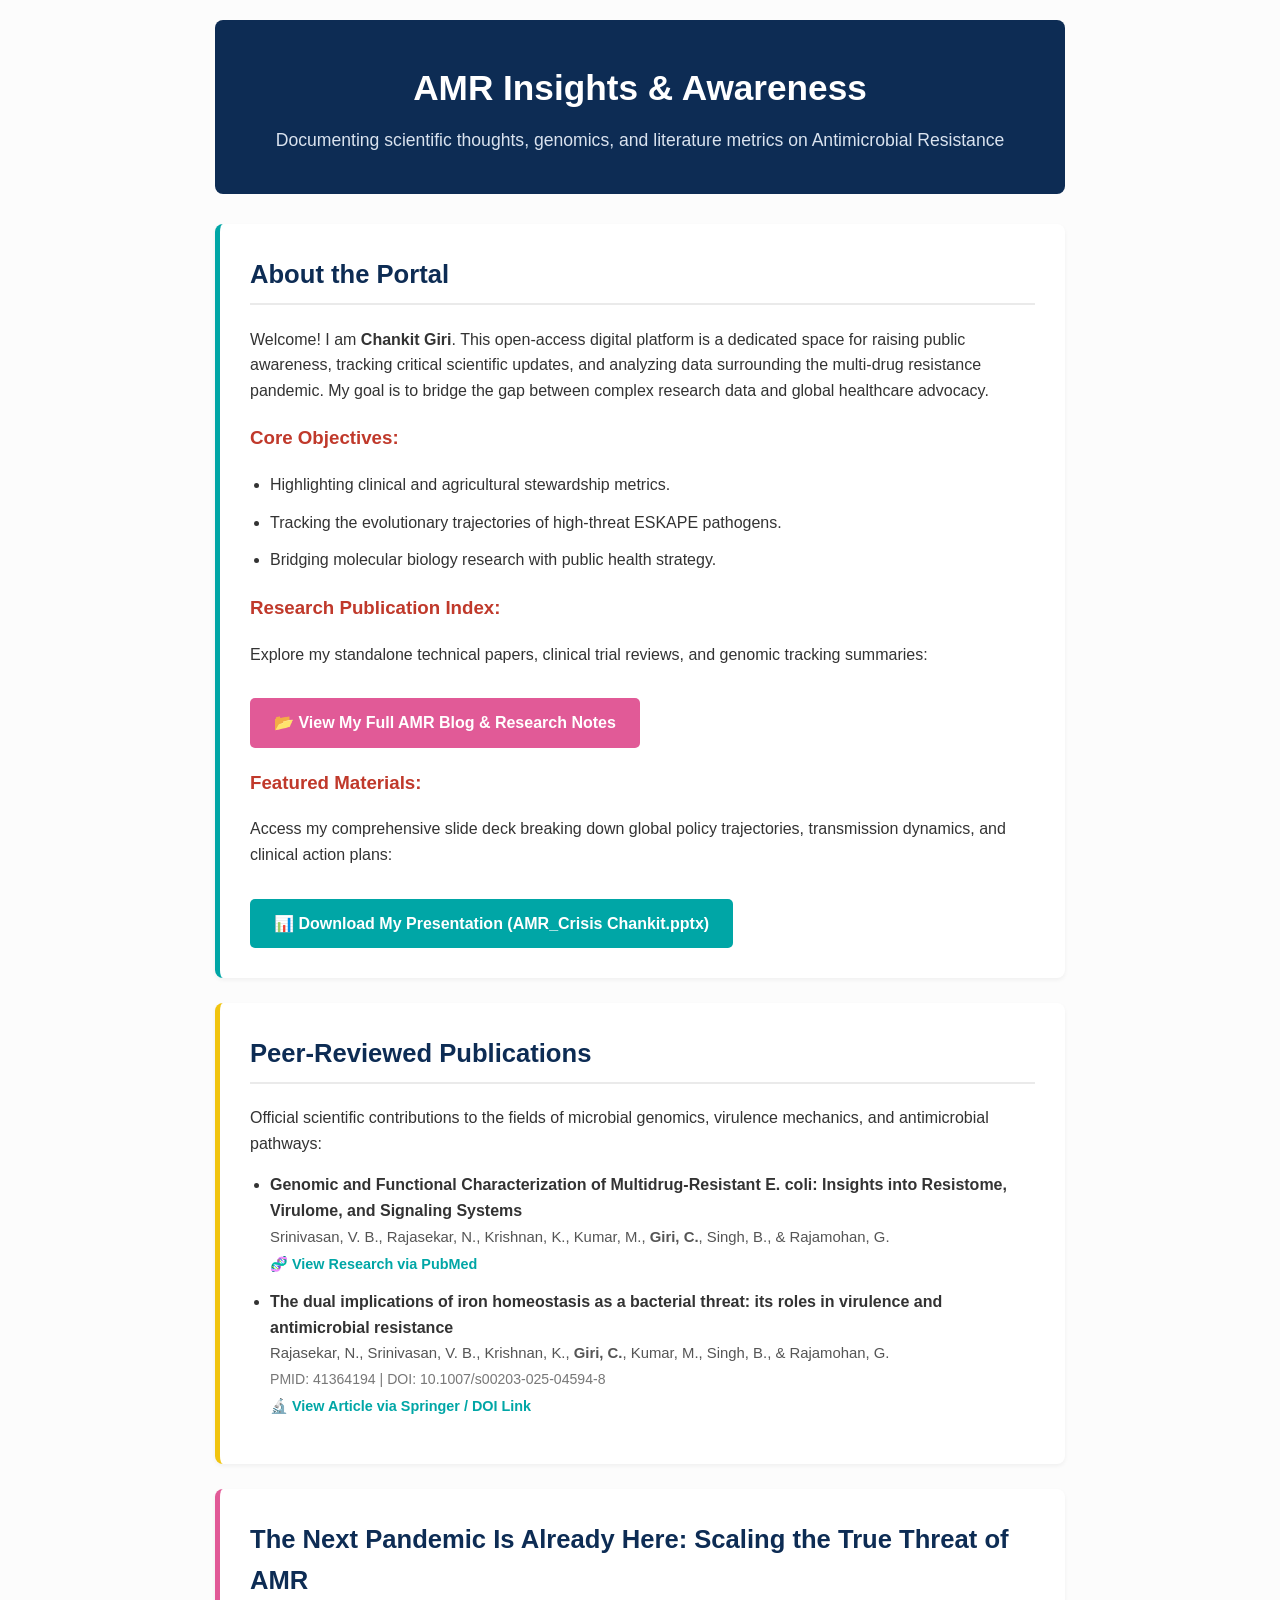
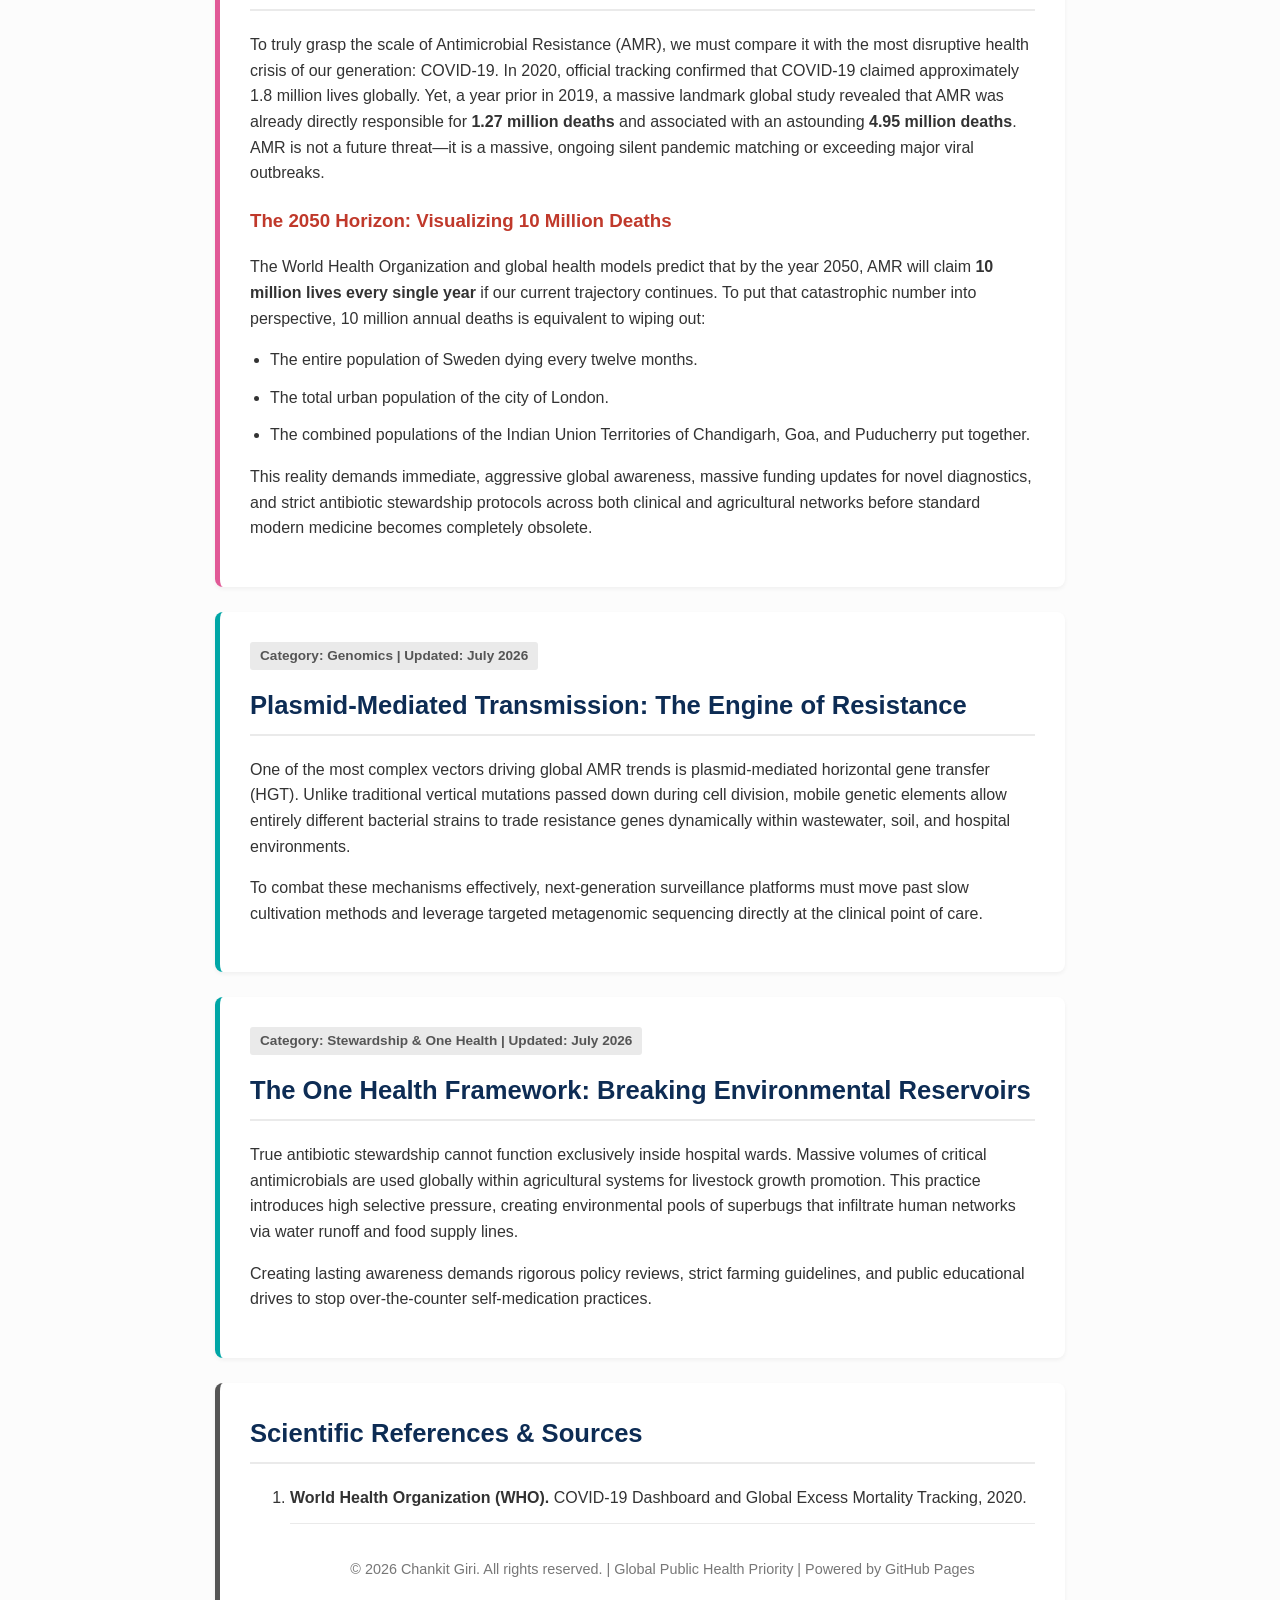
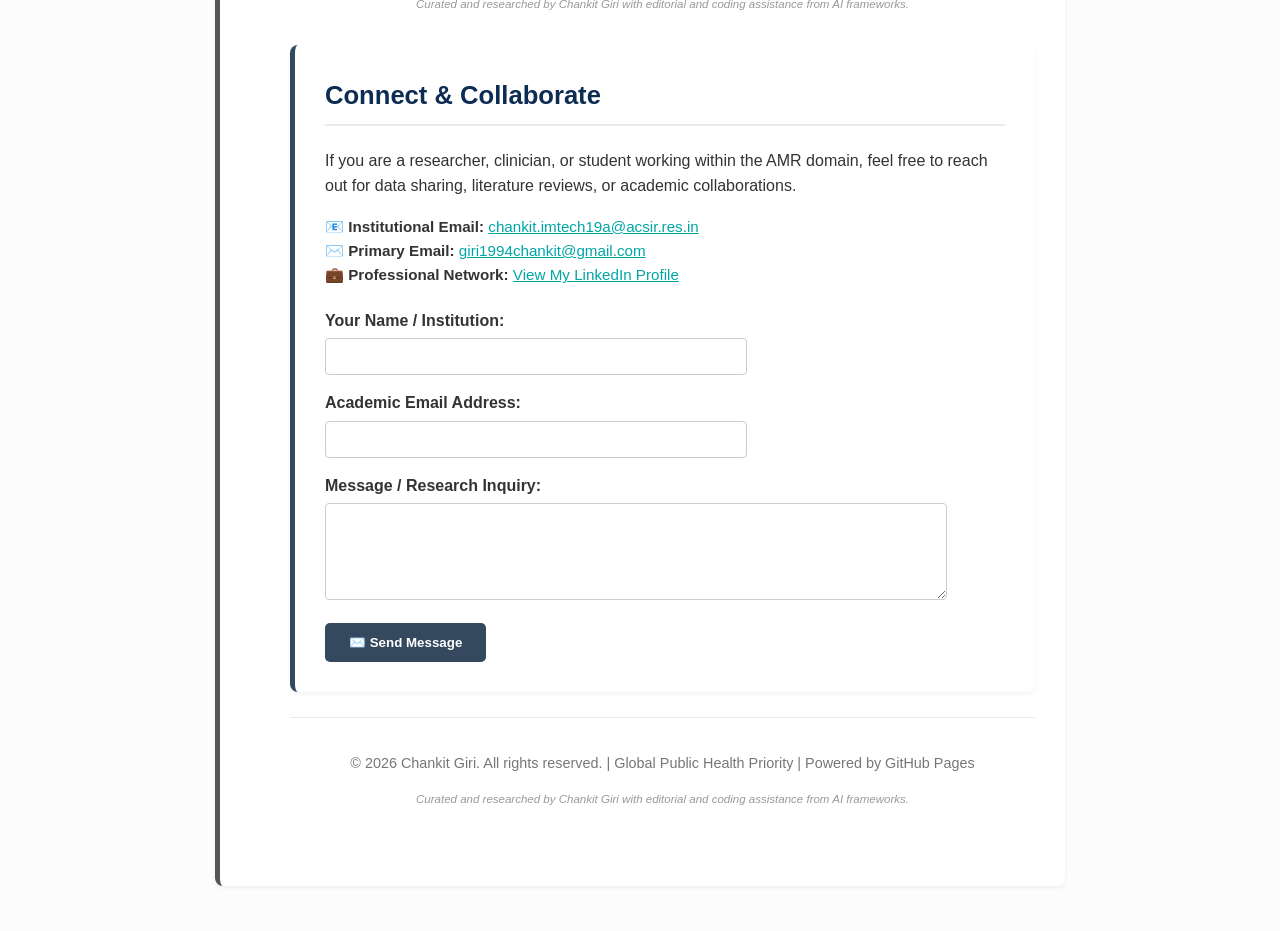
<file: index.html>
<!DOCTYPE html>
<html lang="en">
<head>
    <meta charset="UTF-8">
    <meta name="viewport" content="width=device-width, initial-scale=1.0">
    <title>AMR Insights & Awareness | Research Portal by Chankit</title>
    <style>
        body {
            font-family: 'Segoe UI', Tahoma, Geneva, Verdana, sans-serif;
            line-height: 1.6;
            color: #333;
            max-width: 850px;
            margin: 0 auto;
            padding: 20px;
            background-color: #fcfcfc;
        }
        header {
            background-color: #0d2c54;
            color: white;
            padding: 40px 30px;
            border-radius: 8px;
            margin-bottom: 30px;
            text-align: center;
        }
        header h1 {
            margin: 0 0 10px 0;
            font-size: 2.2em;
        }
        header p {
            margin: 0;
            font-size: 1.1em;
            color: #dae3ef;
        }
        .section {
            background: white;
            padding: 30px;
            margin-bottom: 25px;
            border-radius: 8px;
            box-shadow: 0 2px 4px rgba(0,0,0,0.05);
            border-left: 5px solid #00a6a6;
        }
        .section-alt {
            border-left: 5px solid #e15a97;
        }
        .section-pub {
            border-left: 5px solid #f1c40f;
        }
        h2 {
            color: #0d2c54;
            margin-top: 0;
            font-size: 1.6em;
            border-bottom: 2px solid #eaeaea;
            padding-bottom: 8px;
        }
        h3 {
            color: #c0392b;
            margin-top: 20px;
        }
        ul {
            padding-left: 20px;
        }
        li {
            margin-bottom: 12px;
        }
        .btn-download {
            display: inline-block;
            background-color: #00a6a6;
            color: white;
            text-decoration: none;
            padding: 12px 24px;
            border-radius: 5px;
            font-weight: bold;
            margin-top: 15px;
            transition: background 0.2s;
        }
        .btn-download:hover {
            background-color: #008484;
        }
        .btn-blog {
            display: inline-block;
            background-color: #e15a97;
            color: white;
            text-decoration: none;
            padding: 12px 24px;
            border-radius: 5px;
            font-weight: bold;
            margin-top: 15px;
            transition: background 0.2s;
        }
        .btn-blog:hover {
            background-color: #b84377;
        }
        .meta-tag {
            display: inline-block;
            background: #eaeaea;
            padding: 3px 10px;
            border-radius: 3px;
            font-size: 0.85em;
            color: #555;
            margin-bottom: 15px;
            font-weight: bold;
        }
        .pub-link {
            display: inline-block;
            color: #00a6a6;
            text-decoration: none;
            font-weight: bold;
            font-size: 0.9em;
            margin-top: 4px;
        }
        .pub-link:hover {
            text-decoration: underline;
        }
        footer {
            text-align: center;
            margin-top: 5px;
            padding: 20px;
            font-size: 0.9em;
            color: #777;
            border-top: 1px solid #eaeaea;
        }
    </style>
</head>
<body>

    <header>
        <h1>AMR Insights & Awareness</h1>
        <p>Documenting scientific thoughts, genomics, and literature metrics on Antimicrobial Resistance</p>
    </header>

    <!-- SECTION 1: ABOUT & WELCOME -->
    <div class="section">
        <h2>About the Portal</h2>
        <p>Welcome! I am <strong>Chankit Giri</strong>. This open-access digital platform is a dedicated space for raising public awareness, tracking critical scientific updates, and analyzing data surrounding the multi-drug resistance pandemic. My goal is to bridge the gap between complex research data and global healthcare advocacy.</p>
        
        <h3>Core Objectives:</h3>
        <ul>
            <li>Highlighting clinical and agricultural stewardship metrics.</li>
            <li>Tracking the evolutionary trajectories of high-threat ESKAPE pathogens.</li>
            <li>Bridging molecular biology research with public health strategy.</li>
        </ul>

        <h3>Research Publication Index:</h3>
        <p>Explore my standalone technical papers, clinical trial reviews, and genomic tracking summaries:</p>
        <a href="blog.html" class="btn-blog">📂 View My Full AMR Blog & Research Notes</a>

        <h3>Featured Materials:</h3>
        <p>Access my comprehensive slide deck breaking down global policy trajectories, transmission dynamics, and clinical action plans:</p>
        <a href="AMR_Crisis%20Chankit.pptx" download class="btn-download">📊 Download My Presentation (AMR_Crisis Chankit.pptx)</a>
    </div>

    <!-- NEW SECTION: PEER-REVIEWED PUBLICATIONS -->
    <div class="section section-pub">
        <h2>Peer-Reviewed Publications</h2>
        <p>Official scientific contributions to the fields of microbial genomics, virulence mechanics, and antimicrobial pathways:</p>
        <ul>
            <li>
                <strong>Genomic and Functional Characterization of Multidrug-Resistant E. coli: Insights into Resistome, Virulome, and Signaling Systems</strong><br>
                <span style="font-size: 0.93em; color: #555;">Srinivasan, V. B., Rajasekar, N., Krishnan, K., Kumar, M., <strong>Giri, C.</strong>, Singh, B., & Rajamohan, G.</span><br>
                <a href="https://nih.gov" target="_blank" class="pub-link">🧬 View Research via PubMed</a>
            </li>
            <li>
                <strong>The dual implications of iron homeostasis as a bacterial threat: its roles in virulence and antimicrobial resistance</strong><br>
                <span style="font-size: 0.93em; color: #555;">Rajasekar, N., Srinivasan, V. B., Krishnan, K., <strong>Giri, C.</strong>, Kumar, M., Singh, B., & Rajamohan, G.</span><br>
                <span style="font-size: 0.88em; color: #777; display: block; margin-top: 2px;">PMID: 41364194 | DOI: 10.1007/s00203-025-04594-8</span>
                <a href="https://doi.org" target="_blank" class="pub-link">🔬 View Article via Springer / DOI Link</a>
            </li>
        </ul>
    </div>

    <!-- SECTION 2: THE MACRO THREAT -->
    <div class="section section-alt">
        <h2>The Next Pandemic Is Already Here: Scaling the True Threat of AMR</h2>
        <p>To truly grasp the scale of Antimicrobial Resistance (AMR), we must compare it with the most disruptive health crisis of our generation: COVID-19. In 2020, official tracking confirmed that COVID-19 claimed approximately 1.8 million lives globally. Yet, a year prior in 2019, a massive landmark global study revealed that AMR was already directly responsible for <strong>1.27 million deaths</strong> and associated with an astounding <strong>4.95 million deaths</strong>. AMR is not a future threat—it is a massive, ongoing silent pandemic matching or exceeding major viral outbreaks.</p>

        <h3>The 2050 Horizon: Visualizing 10 Million Deaths</h3>
        <p>The World Health Organization and global health models predict that by the year 2050, AMR will claim <strong>10 million lives every single year</strong> if our current trajectory continues. To put that catastrophic number into perspective, 10 million annual deaths is equivalent to wiping out:</p>
        <ul>
            <li>The entire population of Sweden dying every twelve months.</li>
            <li>The total urban population of the city of London.</li>
            <li>The combined populations of the Indian Union Territories of Chandigarh, Goa, and Puducherry put together.</li>
        </ul>
        <p>This reality demands immediate, aggressive global awareness, massive funding updates for novel diagnostics, and strict antibiotic stewardship protocols across both clinical and agricultural networks before standard modern medicine becomes completely obsolete.</p>
    </div>

    <!-- SECTION 3: GENOMICS RESEARCH -->
    <div class="section">
        <span class="meta-tag">Category: Genomics | Updated: July 2026</span>
        <h2>Plasmid-Mediated Transmission: The Engine of Resistance</h2>
        <p>One of the most complex vectors driving global AMR trends is plasmid-mediated horizontal gene transfer (HGT). Unlike traditional vertical mutations passed down during cell division, mobile genetic elements allow entirely different bacterial strains to trade resistance genes dynamically within wastewater, soil, and hospital environments.</p>
        <p>To combat these mechanisms effectively, next-generation surveillance platforms must move past slow cultivation methods and leverage targeted metagenomic sequencing directly at the clinical point of care.</p>
    </div>

    <!-- SECTION 4: ONE HEALTH -->
    <div class="section">
        <span class="meta-tag">Category: Stewardship & One Health | Updated: July 2026</span>
        <h2>The One Health Framework: Breaking Environmental Reservoirs</h2>
        <p>True antibiotic stewardship cannot function exclusively inside hospital wards. Massive volumes of critical antimicrobials are used globally within agricultural systems for livestock growth promotion. This practice introduces high selective pressure, creating environmental pools of superbugs that infiltrate human networks via water runoff and food supply lines.</p>
        <p>Creating lasting awareness demands rigorous policy reviews, strict farming guidelines, and public educational drives to stop over-the-counter self-medication practices.</p>
    </div>

    <!-- SECTION 5: REFERENCES -->
    <div class="section" style="border-left: 5px solid #555;">
        <h2>Scientific References & Sources</h2>
        <ol>
            <li><strong>World Health Organization (WHO).</strong> COVID-19 Dashboard and Global Excess Mortality Tracking, 2020.</li>
    <footer>
        <p>&copy; 2026 Chankit Giri. All rights reserved. | Global Public Health Priority | Powered by GitHub Pages</p>
        <p style="font-size: 0.8em; color: #999; margin-top: 5px; font-style: italic;">Curated and researched by Chankit Giri with editorial and coding assistance from AI frameworks.</p>
    </footer>
    <!-- UPDATED SECTION: PERSONALIZED ACADEMIC CONTACT FORM -->
    <div class="section" style="border-left: 5px solid #34495e;">
        <h2>Connect & Collaborate</h2>
        <p>If you are a researcher, clinician, or student working within the AMR domain, feel free to reach out for data sharing, literature reviews, or academic collaborations.</p>
        
        <p style="margin-top: 10px; font-size: 0.95em;">
            📧 <strong>Institutional Email:</strong> <a href="mailto:chankit.imtech19a@acsir.re.in" style="color: #00a6a6;">chankit.imtech19a@acsir.res.in</a><br>
            ✉️ <strong>Primary Email:</strong> <a href="mailto:giri1994chankit@gmail.com" style="color: #00a6a6;">giri1994chankit@gmail.com</a><br>
            💼 <strong>Professional Network:</strong> <a href="https://linkedin.com" target="_blank" style="color: #00a6a6;">View My LinkedIn Profile</a>
        </p>

        <form action="https://formspree.io" method="POST" style="margin-top: 20px;">
            <div style="margin-bottom: 15px;">
                <label style="display: block; font-weight: bold; margin-bottom: 5px;">Your Name / Institution:</label>
                <input type="text" name="name" required style="width: 100%; max-width: 400px; padding: 10px; border: 1px solid #ccc; border-radius: 4px;">
            </div>
            <div style="margin-bottom: 15px;">
                <label style="display: block; font-weight: bold; margin-bottom: 5px;">Academic Email Address:</label>
                <input type="email" name="_replyto" required style="width: 100%; max-width: 400px; padding: 10px; border: 1px solid #ccc; border-radius: 4px;">
            </div>
            <div style="margin-bottom: 15px;">
                <label style="display: block; font-weight: bold; margin-bottom: 5px;">Message / Research Inquiry:</label>
                <textarea name="message" rows="5" required style="width: 100%; max-width: 600px; padding: 10px; border: 1px solid #ccc; border-radius: 4px; font-family: inherit;"></textarea>
            </div>
            <button type="submit" style="background-color: #34495e; color: white; border: none; padding: 12px 24px; border-radius: 5px; font-weight: bold; cursor: pointer;">✉️ Send Message</button>
        </form>
    </div>

    <footer>
        <p>&copy; 2026 Chankit Giri. All rights reserved. | Global Public Health Priority | Powered by GitHub Pages</p>
        <p style="font-size: 0.8em; color: #999; margin-top: 5px; font-style: italic;">Curated and researched by Chankit Giri with editorial and coding assistance from AI frameworks.</p>
    </footer>
</file>
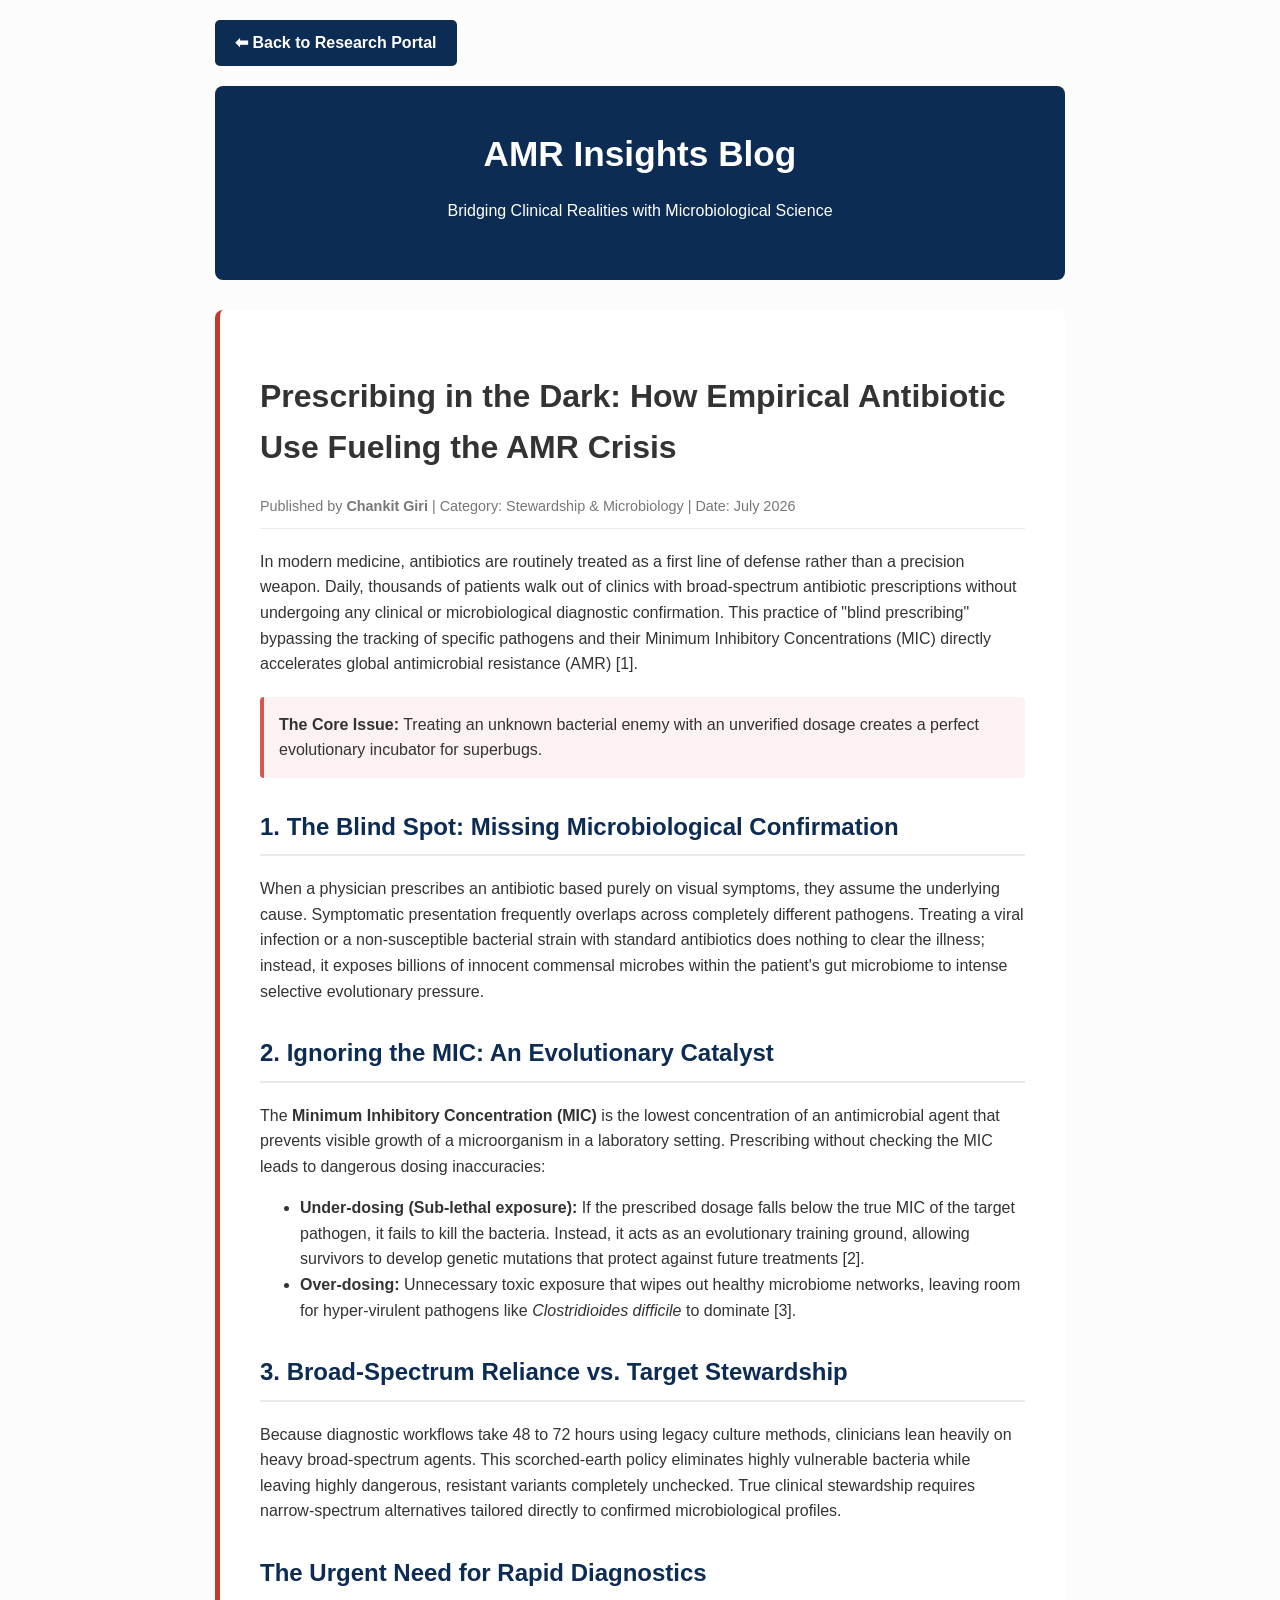
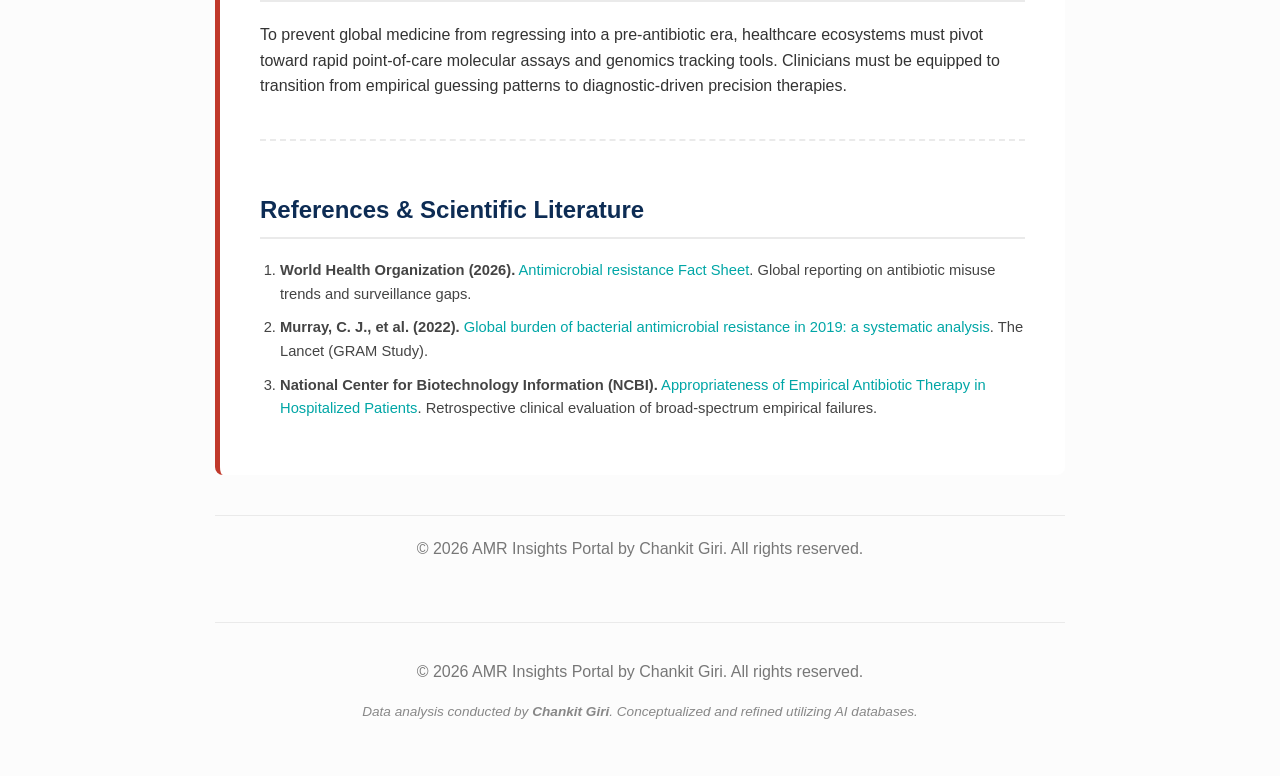
<file: blog-amr-prescription.html>
<!DOCTYPE html>
<html lang="en">
<head>
    <meta charset="UTF-8">
    <meta name="viewport" content="width=device-width, initial-scale=1.0">
    <title>The Danger of Blind Prescribing | AMR Insights by Chankit</title>
    
    <style>
        body {
            font-family: 'Segoe UI', Tahoma, Geneva, Verdana, sans-serif;
            line-height: 1.6;
            color: #333;
            max-width: 850px;
            margin: 0 auto;
            padding: 20px;
            background-color: #fcfcfc;
        }
        
        header {
            background-color: #0d2c54;
            color: white;
            padding: 40px 30px;
            border-radius: 8px;
            margin-bottom: 30px;
            text-align: center;
        }
        
        header h1 {
            margin: 0 0 10px 0;
            font-size: 2.2em;
        }
        
        .nav-link {
            color: #dae3ef;
            text-decoration: none;
            font-weight: bold;
        }
        
        .nav-link:hover {
            text-decoration: underline;
        }
        
        .post-container {
            background: white;
            padding: 40px;
            border-radius: 8px;
            box-shadow: 0 2px 4 rgba(0,0,0,0.05);
            border-left: 5px solid #c0392b;
        }
        
        .meta {
            font-size: 0.9em;
            color: #777;
            margin-bottom: 20px;
            border-bottom: 1px solid #eaeaea;
            padding-bottom: 10px;
        }
        
        h2 {
            color: #0d2c54;
            margin-top: 30px;
            font-size: 1.5em;
            border-bottom: 2px solid #eaeaea;
            padding-bottom: 8px;
        }
        
        .highlight-box {
            background-color: #fdf2f2;
            border-left: 4px solid #d9534f;
            padding: 15px;
            margin: 20px 0;
            border-radius: 4px;
        }
        
        .btn-back {
            display: inline-block;
            background-color: #0d2c54;
            color: white;
            text-decoration: none;
            padding: 10px 20px;
            border-radius: 5px;
            margin-bottom: 20px;
            font-weight: bold;
        }
        
        .btn-back:hover {
            background-color: #081d36;
        }

        .reference-section {
            margin-top: 40px;
            padding-top: 20px;
            border-top: 2px dashed #eaeaea;
        }

        .reference-list {
            padding-left: 20px;
            font-size: 0.92em;
            color: #444;
        }

        .reference-list li {
            margin-bottom: 10px;
        }

        .ref-link {
            color: #00a6a6;
            text-decoration: none;
        }

        .ref-link:hover {
            text-decoration: underline;
        }
        
        footer {
            text-align: center; 
            margin-top: 40px; 
            padding: 20px; 
            color: #777; 
            border-top: 1px solid #eaeaea;
        }
    </style>
</head>
<body>

    <!-- NAVIGATION BUTTON -->
    <a href="index.html" class="btn-back">⬅ Back to Research Portal</a>

    <!-- BLOG HEADER -->
    <header>
        <h1>AMR Insights Blog</h1>
        <p>Bridging Clinical Realities with Microbiological Science</p>
    </header>

    <!-- MAIN POST CONTAINER -->
    <div class="post-container">
        <h1>Prescribing in the Dark: How Empirical Antibiotic Use Fueling the AMR Crisis</h1>
        
        <div class="meta">
            Published by <strong>Chankit Giri</strong> | Category: Stewardship & Microbiology | Date: July 2026
        </div>

        <p>In modern medicine, antibiotics are routinely treated as a first line of defense rather than a precision weapon. Daily, thousands of patients walk out of clinics with broad-spectrum antibiotic prescriptions without undergoing any clinical or microbiological diagnostic confirmation. This practice of "blind prescribing" bypassing the tracking of specific pathogens and their Minimum Inhibitory Concentrations (MIC) directly accelerates global antimicrobial resistance (AMR) [1].</p>

        <div class="highlight-box">
            <strong>The Core Issue:</strong> Treating an unknown bacterial enemy with an unverified dosage creates a perfect evolutionary incubator for superbugs.
        </div>

        <h2>1. The Blind Spot: Missing Microbiological Confirmation</h2>
        <p>When a physician prescribes an antibiotic based purely on visual symptoms, they assume the underlying cause. Symptomatic presentation frequently overlaps across completely different pathogens. Treating a viral infection or a non-susceptible bacterial strain with standard antibiotics does nothing to clear the illness; instead, it exposes billions of innocent commensal microbes within the patient's gut microbiome to intense selective evolutionary pressure.</p>

        <h2>2. Ignoring the MIC: An Evolutionary Catalyst</h2>
        <p>The <strong>Minimum Inhibitory Concentration (MIC)</strong> is the lowest concentration of an antimicrobial agent that prevents visible growth of a microorganism in a laboratory setting. Prescribing without checking the MIC leads to dangerous dosing inaccuracies:</p>
        <ul>
            <li>
                <strong>Under-dosing (Sub-lethal exposure):</strong> If the prescribed dosage falls below the true MIC of the target pathogen, it fails to kill the bacteria. Instead, it acts as an evolutionary training ground, allowing survivors to develop genetic mutations that protect against future treatments [2].
            </li>
            <li>
                <strong>Over-dosing:</strong> Unnecessary toxic exposure that wipes out healthy microbiome networks, leaving room for hyper-virulent pathogens like <i>Clostridioides difficile</i> to dominate [3].
            </li>
        </ul>

        <h2>3. Broad-Spectrum Reliance vs. Target Stewardship</h2>
        <p>Because diagnostic workflows take 48 to 72 hours using legacy culture methods, clinicians lean heavily on heavy broad-spectrum agents. This scorched-earth policy eliminates highly vulnerable bacteria while leaving highly dangerous, resistant variants completely unchecked. True clinical stewardship requires narrow-spectrum alternatives tailored directly to confirmed microbiological profiles.</p>

        <h2>The Urgent Need for Rapid Diagnostics</h2>
        <p>To prevent global medicine from regressing into a pre-antibiotic era, healthcare ecosystems must pivot toward rapid point-of-care molecular assays and genomics tracking tools. Clinicians must be equipped to transition from empirical guessing patterns to diagnostic-driven precision therapies.</p>

        <!-- SCIENTIFIC REFERENCES INDEX -->
        <div class="reference-section">
            <h2>References & Scientific Literature</h2>
            <ol class="reference-list">
                <li>
                    <strong>World Health Organization (2026).</strong> 
                    <a class="ref-link" href="https://www.who.int/news-room/fact-sheets/detail/antimicrobial-resistance" target="_blank">Antimicrobial resistance Fact Sheet</a>. Global reporting on antibiotic misuse trends and surveillance gaps.
                </li>
                <li>
                    <strong>Murray, C. J., et al. (2022).</strong> 
                    <a class="ref-link" href="https://www.thelancet.com/journals/lancet/article/PIIS0140-6736(21)02724-0/fulltext" target="_blank">Global burden of bacterial antimicrobial resistance in 2019: a systematic analysis</a>. The Lancet (GRAM Study).
                </li>
                <li>
                    <strong>National Center for Biotechnology Information (NCBI).</strong> 
                    <a class="ref-link" href="https://pmc.ncbi.nlm.nih.gov/articles/PMC10350404/" target="_blank">Appropriateness of Empirical Antibiotic Therapy in Hospitalized Patients</a>. Retrospective clinical evaluation of broad-spectrum empirical failures.
                </li>
            </ol>
        </div>
    </div>

    <!-- SITE FOOTER -->
    <footer>
        &copy; 2026 AMR Insights Portal by Chankit Giri. All rights reserved.
    </footer>

</body>
</html>
    <!-- SITE FOOTER -->
    <footer>
        <p>&copy; 2026 AMR Insights Portal by Chankit Giri. All rights reserved.</p>
        <p style="font-size: 0.85em; color: #888; margin-top: 5px; font-style: italic;">
            Data analysis conducted by <strong>Chankit Giri</strong>. Conceptualized and refined utilizing AI databases.
        </p>
    </footer>
</file>
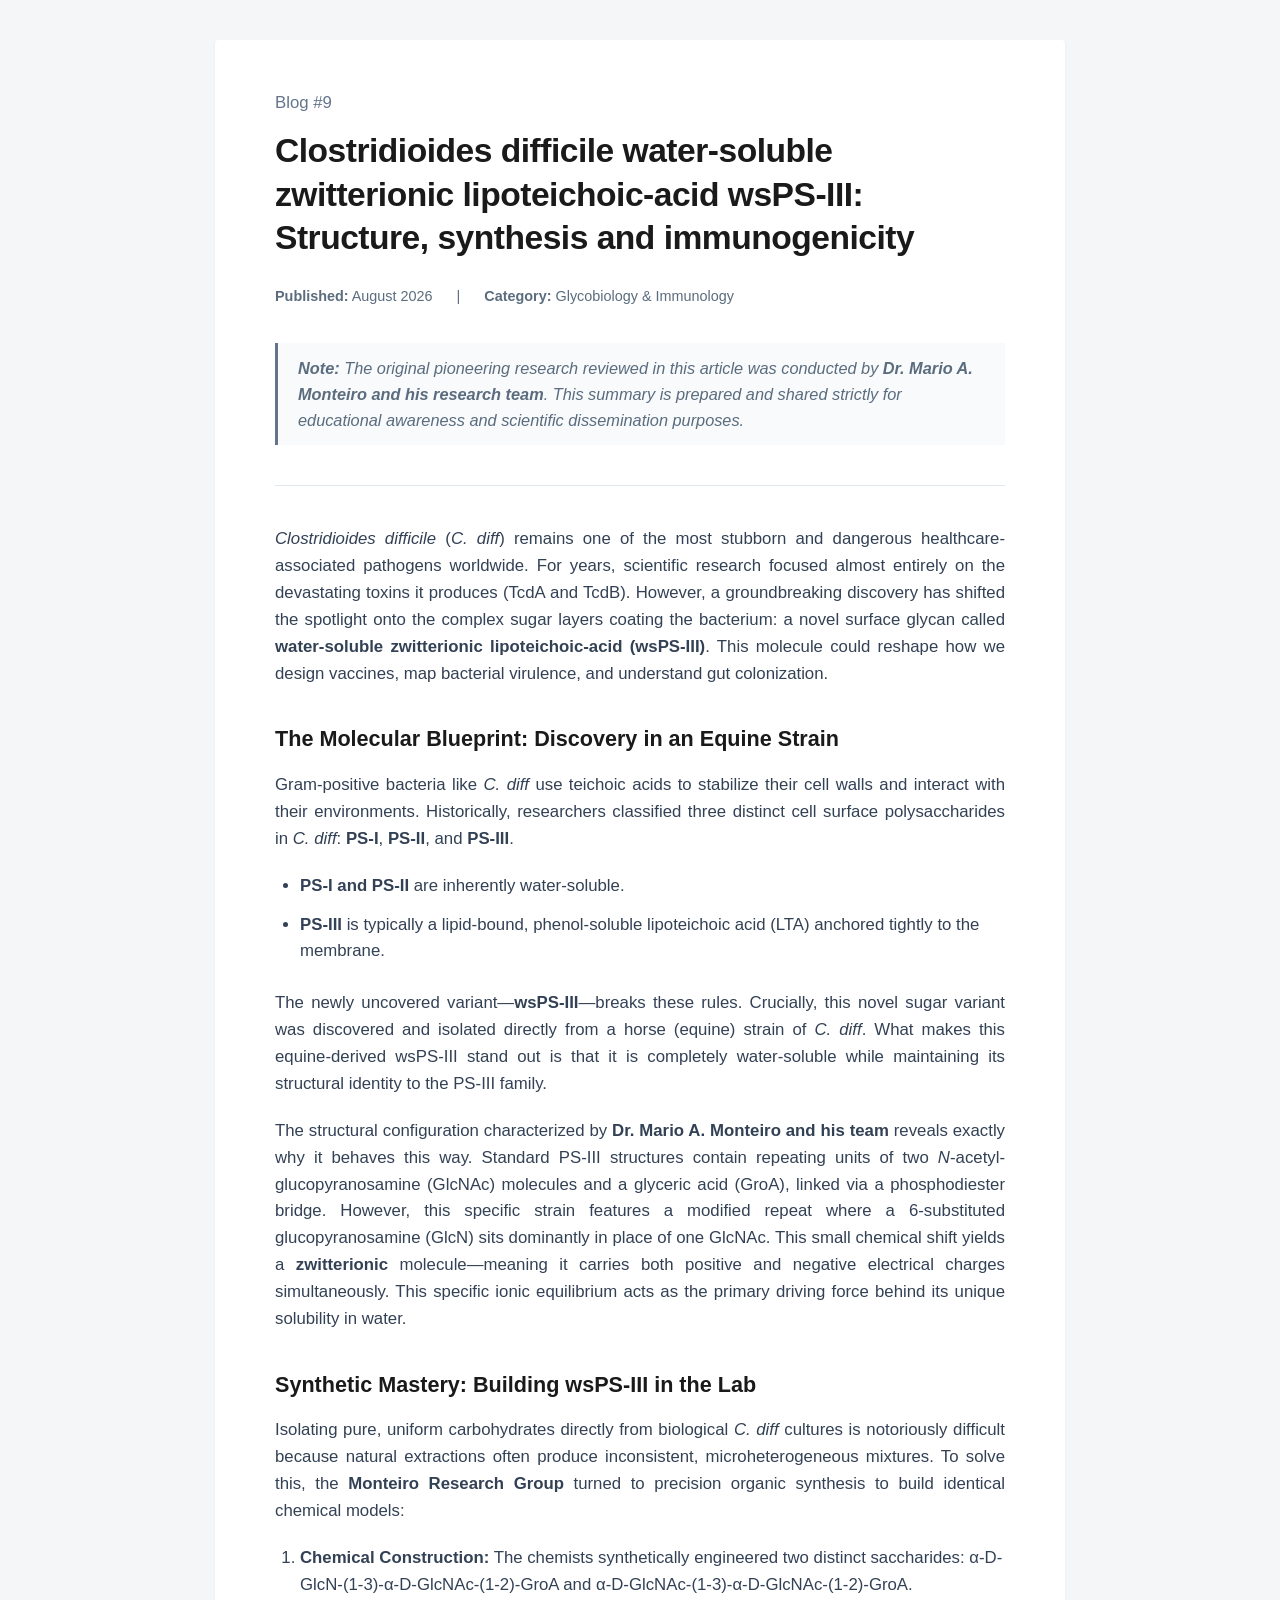
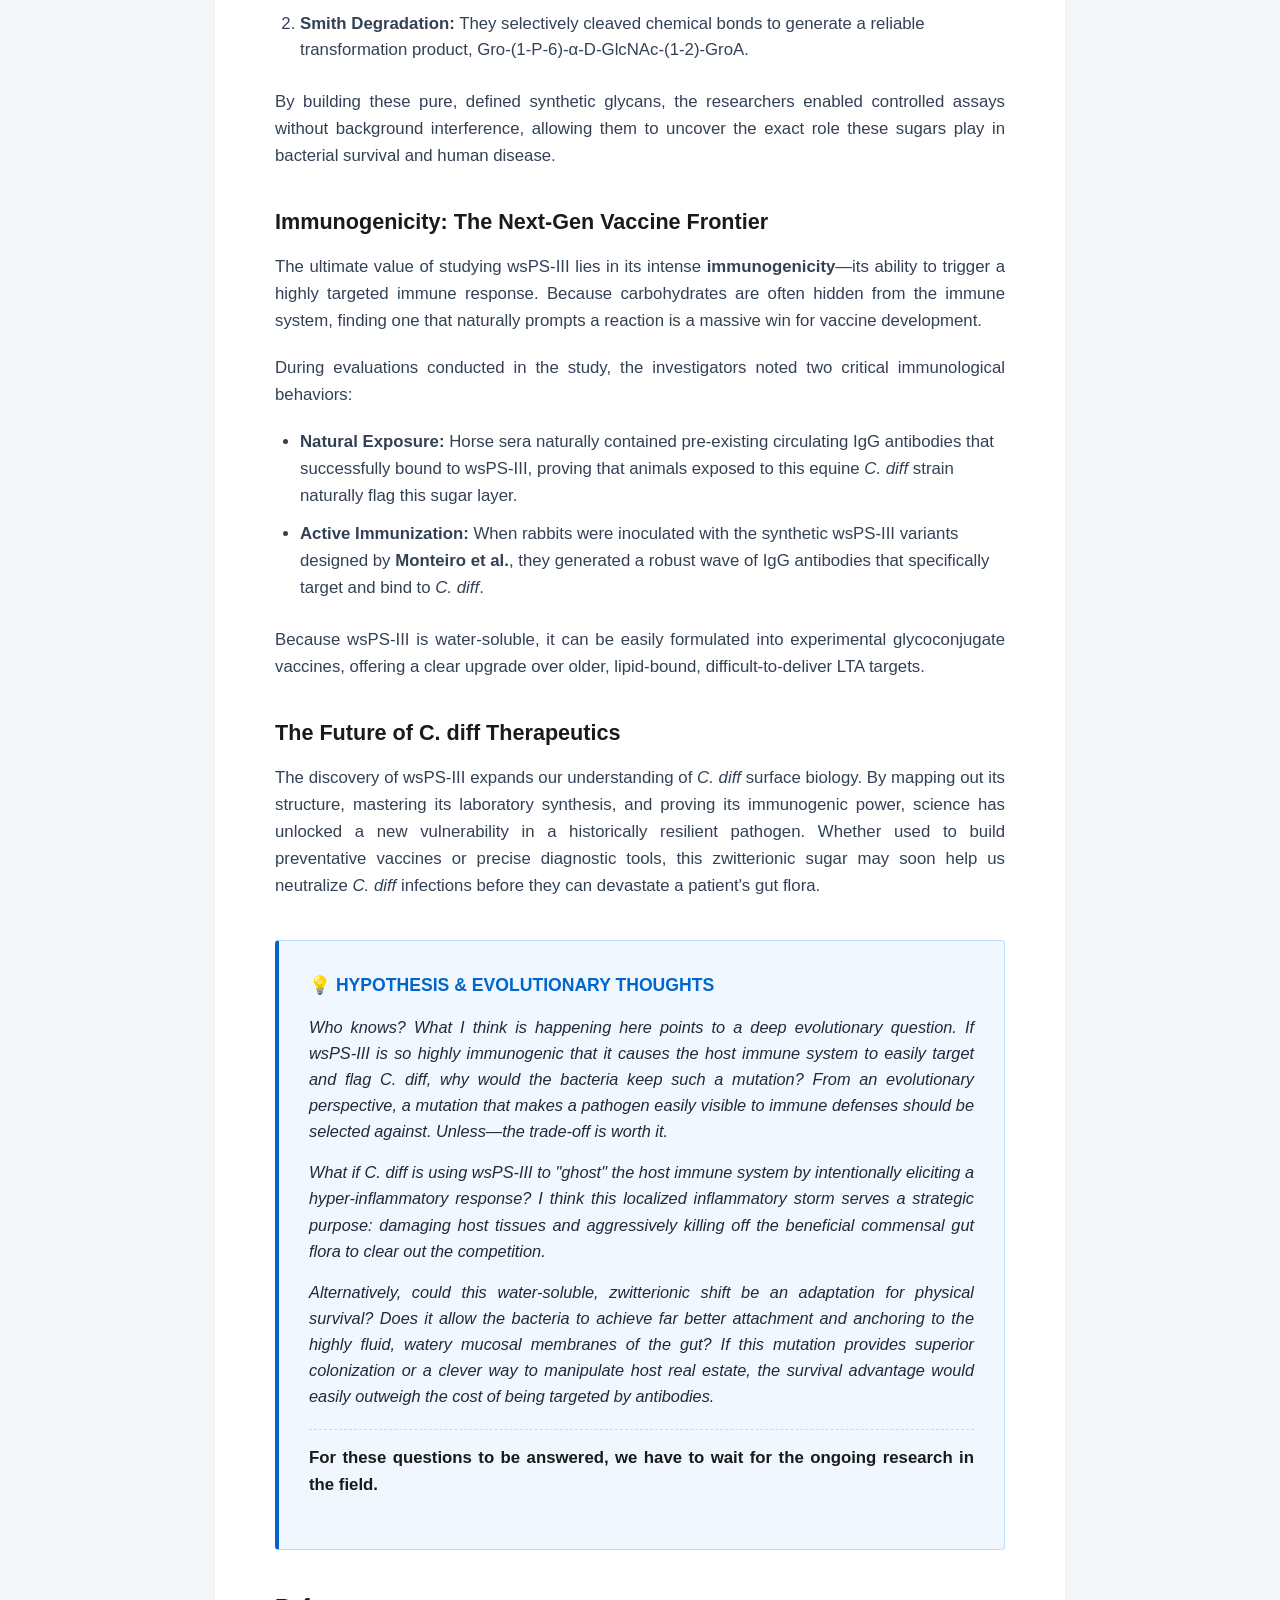
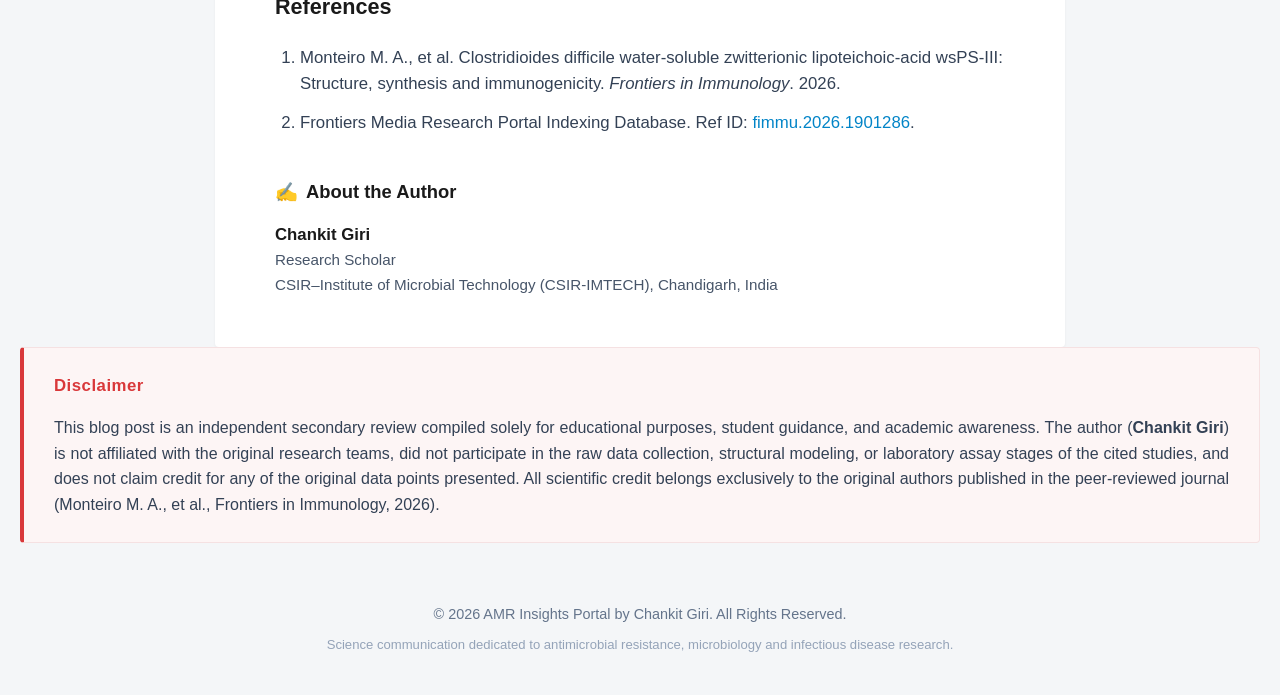
<file: post-C.difficle-PSIII.html>
<!DOCTYPE html>
<html lang="en">
<head>
    <meta charset="UTF-8">
    <meta name="viewport" content="width=device-width, initial-scale=1.0">
    <title>Cracking the Bacterial Sugar Code: C. diff’s wsPS-III</title>
    <style>
        :root {
            --bg-color: #f4f6f8;
            --card-bg: #ffffff;
            --text-color: #2c3e50;
            --primary-black: #1a1a1a;
            --muted-gray: #5a6c7d;
            --accent-red: #d9383a;
            --box-bg-pink: #fdf5f5;
            --box-border-pink: #f5e1e2;
            --line-color: #e2e8f0;
        }

        * {
            box-sizing: border-box;
            margin: 0;
            padding: 0;
        }

        body {
            font-family: -apple-system, BlinkMacSystemFont, "Segoe UI", Roboto, Helvetica, Arial, sans-serif;
            background-color: var(--bg-color);
            color: var(--text-color);
            line-height: 1.6;
            padding: 40px 20px;
        }

        .blog-container {
            max-width: 850px;
            margin: 0 auto;
            background-color: var(--card-bg);
            padding: 50px 60px;
            border-radius: 4px;
            box-shadow: 0 1px 3px rgba(0, 0, 0, 0.05);
        }

        /* Clean Header Formatting */
        header.clean-blog-header {
            background: none !important;
            padding: 0 !important;
            margin-bottom: 35px;
        }

        .blog-number-tag {
            font-size: 1.05rem;
            color: #64748b;
            font-weight: 500;
            margin-bottom: 12px;
            display: block;
        }

        h1.blog-title {
            font-size: 2.1rem;
            color: var(--primary-black) !important;
            line-height: 1.3;
            font-weight: 700;
            margin-bottom: 25px;
            letter-spacing: -0.5px;
        }

        .meta-strip {
            font-size: 0.9rem;
            color: var(--muted-gray);
        }

        .meta-strip span {
            margin-right: 20px;
        }

        /* Content Blocks */
        h3.section-heading {
            font-size: 1.35rem;
            color: var(--primary-black);
            margin: 35px 0 15px 0;
            font-weight: 600;
        }

        p {
            font-size: 1.05rem;
            margin-bottom: 20px;
            color: #334155;
            text-align: justify;
        }

        .intro-awareness-note {
            font-size: 1.02rem;
            font-style: italic;
            color: var(--muted-gray);
            background-color: #f8fafc;
            border-left: 3px solid #64748b;
            padding: 12px 20px;
            margin-bottom: 25px;
        }

        ul, ol {
            margin-bottom: 25px;
            padding-left: 25px;
        }

        li {
            font-size: 1.05rem;
            margin-bottom: 12px;
            color: #334155;
        }

        a {
            color: #0284c7;
            text-decoration: none;
        }

        a:hover {
            text-decoration: underline;
        }

        hr {
            border: 0;
            height: 1px;
            background-color: var(--line-color);
            margin: 40px 0;
        }

        /* Hypothesis Blue Highlight Box Layout */
        .hypothesis-box {
            background-color: #f0f7ff;
            border: 1px solid #bcdcff;
            border-left: 4px solid #0066cc;
            padding: 30px;
            margin: 40px 0;
            border-radius: 4px;
        }

        .hypothesis-title {
            font-weight: 700;
            color: #0066cc;
            font-size: 1.1rem;
            margin-bottom: 15px;
            display: flex;
            align-items: center;
        }

        .hypothesis-text {
            font-size: 1.02rem;
            font-style: italic;
            color: #1e293b;
            margin-bottom: 15px;
        }

        .hypothesis-text:last-of-type {
            margin-bottom: 0;
        }

        .conclusion-line {
            margin-top: 20px;
            font-weight: 700;
            color: var(--primary-black);
            border-top: 1px dashed #bcdcff;
            padding-top: 15px;
        }

        /* Author Profile Section Design Layouts */
        .author-section-title {
            font-size: 1.15rem;
            color: var(--primary-black);
            font-weight: 600;
            margin-bottom: 15px;
            display: flex;
            align-items: center;
        }

        .author-icon {
            margin-right: 8px;
            color: #b45309;
        }

        .author-identity {
            margin-bottom: 20px;
        }

        .author-name {
            font-weight: 700;
            color: var(--primary-black);
            font-size: 1.05rem;
        }

        .author-title {
            font-size: 0.95rem;
            color: #475569;
        }

        .author-summary {
            font-size: 1.02rem;
            color: #334155;
            margin-bottom: 30px;
        }

        /* Red Border Disclaimer Box Template Elements */
        .disclaimer-box {
            background-color: var(--box-bg-pink);
            border: 1px solid var(--box-border-pink);
            border-left: 4px solid var(--accent-red);
            padding: 25px 30px;
            border-radius: 4px;
            margin-bottom: 40px;
        }

        .disclaimer-title {
            font-weight: 700;
            color: var(--accent-red);
            font-size: 1.05rem;
            margin-bottom: 15px;
            letter-spacing: 0.5px;
        }

        .disclaimer-text {
            font-size: 1rem;
            color: #334155;
            margin-bottom: 0;
        }

        /* Global Footer */
        footer.blog-footer {
            text-align: center;
            margin-top: 60px;
            color: #64748b;
            font-size: 0.9rem;
        }

        .footer-copyright {
            margin-bottom: 8px;
        }

        .footer-tagline {
            font-size: 0.82rem;
            color: #94a3b8;
        }

        @media (max-width: 768px) {
            body { padding: 15px 10px; }
            .blog-container { padding: 30px 20px; }
            h1.blog-title { font-size: 1.65rem; }
        }
    </style>
</head>
<body>
    <div class="blog-container">
        <!-- Header Section -->
        <header class="clean-blog-header">
            <span class="blog-number-tag">Blog #9</span>
            <h1 class="blog-title">Clostridioides difficile water-soluble zwitterionic lipoteichoic-acid wsPS-III: Structure, synthesis and immunogenicity</h1>
            <div class="meta-strip">
                <span><strong>Published:</strong> August 2026</span>
                <span>|</span>
                <span><strong>Category:</strong> Glycobiology & Immunology</span>
            </div>
        </header>

        <div class="intro-awareness-note">
            <strong>Note:</strong> The original pioneering research reviewed in this article was conducted by <strong>Dr. Mario A. Monteiro and his research team</strong>. This summary is prepared and shared strictly for educational awareness and scientific dissemination purposes.
        </div>

        <hr>

        <!-- Main Blog Post Article Content -->
        <article>
            <p><em>Clostridioides difficile</em> (<em>C. diff</em>) remains one of the most stubborn and dangerous healthcare-associated pathogens worldwide. For years, scientific research focused almost entirely on the devastating toxins it produces (TcdA and TcdB). However, a groundbreaking discovery has shifted the spotlight onto the complex sugar layers coating the bacterium: a novel surface glycan called <strong>water-soluble zwitterionic lipoteichoic-acid (wsPS-III)</strong>. This molecule could reshape how we design vaccines, map bacterial virulence, and understand gut colonization.</p>

            <h3 class="section-heading">The Molecular Blueprint: Discovery in an Equine Strain</h3>
            <p>Gram-positive bacteria like <em>C. diff</em> use teichoic acids to stabilize their cell walls and interact with their environments. Historically, researchers classified three distinct cell surface polysaccharides in <em>C. diff</em>: <strong>PS-I</strong>, <strong>PS-II</strong>, and <strong>PS-III</strong>.</p>
            <ul>
                <li><strong>PS-I and PS-II</strong> are inherently water-soluble.</li>
                <li><strong>PS-III</strong> is typically a lipid-bound, phenol-soluble lipoteichoic acid (LTA) anchored tightly to the membrane.</li>
            </ul>

            <p>The newly uncovered variant—<strong>wsPS-III</strong>—breaks these rules. Crucially, this novel sugar variant was discovered and isolated directly from a horse (equine) strain of <em>C. diff</em>. What makes this equine-derived wsPS-III stand out is that it is completely water-soluble while maintaining its structural identity to the PS-III family. </p>

            <p>The structural configuration characterized by <strong>Dr. Mario A. Monteiro and his team</strong> reveals exactly why it behaves this way. Standard PS-III structures contain repeating units of two <em>N</em>-acetyl-glucopyranosamine (GlcNAc) molecules and a glyceric acid (GroA), linked via a phosphodiester bridge. However, this specific strain features a modified repeat where a 6-substituted glucopyranosamine (GlcN) sits dominantly in place of one GlcNAc. This small chemical shift yields a <strong>zwitterionic</strong> molecule—meaning it carries both positive and negative electrical charges simultaneously. This specific ionic equilibrium acts as the primary driving force behind its unique solubility in water.</p>

            <h3 class="section-heading">Synthetic Mastery: Building wsPS-III in the Lab</h3>
            <p>Isolating pure, uniform carbohydrates directly from biological <em>C. diff</em> cultures is notoriously difficult because natural extractions often produce inconsistent, microheterogeneous mixtures. To solve this, the <strong>Monteiro Research Group</strong> turned to precision organic synthesis to build identical chemical models:</p>
            <ol>
                <li><strong>Chemical Construction:</strong> The chemists synthetically engineered two distinct saccharides: &alpha;-D-GlcN-(1-3)-&alpha;-D-GlcNAc-(1-2)-GroA and &alpha;-D-GlcNAc-(1-3)-&alpha;-D-GlcNAc-(1-2)-GroA.</li>
                <li><strong>Smith Degradation:</strong> They selectively cleaved chemical bonds to generate a reliable transformation product, Gro-(1-P-6)-&alpha;-D-GlcNAc-(1-2)-GroA.</li>
            </ol>
            <p>By building these pure, defined synthetic glycans, the researchers enabled controlled assays without background interference, allowing them to uncover the exact role these sugars play in bacterial survival and human disease.</p>

            <h3 class="section-heading">Immunogenicity: The Next-Gen Vaccine Frontier</h3>
            <p>The ultimate value of studying wsPS-III lies in its intense <strong>immunogenicity</strong>—its ability to trigger a highly targeted immune response. Because carbohydrates are often hidden from the immune system, finding one that naturally prompts a reaction is a massive win for vaccine development.</p>
            
            <p>During evaluations conducted in the study, the investigators noted two critical immunological behaviors:</p>
            <ul>
                <li><strong>Natural Exposure:</strong> Horse sera naturally contained pre-existing circulating IgG antibodies that successfully bound to wsPS-III, proving that animals exposed to this equine <em>C. diff</em> strain naturally flag this sugar layer.</li>
                <li><strong>Active Immunization:</strong> When rabbits were inoculated with the synthetic wsPS-III variants designed by <strong>Monteiro et al.</strong>, they generated a robust wave of IgG antibodies that specifically target and bind to <em>C. diff</em>.</li>
            </ul>
            <p>Because wsPS-III is water-soluble, it can be easily formulated into experimental glycoconjugate vaccines, offering a clear upgrade over older, lipid-bound, difficult-to-deliver LTA targets.</p>

            <h3 class="section-heading">The Future of C. diff Therapeutics</h3>
            <p>The discovery of wsPS-III expands our understanding of <em>C. diff</em> surface biology. By mapping out its structure, mastering its laboratory synthesis, and proving its immunogenic power, science has unlocked a new vulnerability in a historically resilient pathogen. Whether used to build preventative vaccines or precise diagnostic tools, this zwitterionic sugar may soon help us neutralize <em>C. diff</em> infections before they can devastate a patient's gut flora.</p>

            <div class="hypothesis-box">
                <div class="hypothesis-title">💡 HYPOTHESIS & EVOLUTIONARY THOUGHTS</div>
                <p class="hypothesis-text">Who knows? What I think is happening here points to a deep evolutionary question. If wsPS-III is so highly immunogenic that it causes the host immune system to easily target and flag <em>C. diff</em>, why would the bacteria keep such a mutation? From an evolutionary perspective, a mutation that makes a pathogen easily visible to immune defenses should be selected against. Unless—the trade-off is worth it.</p>
                <p class="hypothesis-text">What if <em>C. diff</em> is using wsPS-III to "ghost" the host immune system by intentionally eliciting a hyper-inflammatory response? I think this localized inflammatory storm serves a strategic purpose: damaging host tissues and aggressively killing off the beneficial commensal gut flora to clear out the competition.</p>
                <p class="hypothesis-text">Alternatively, could this water-soluble, zwitterionic shift be an adaptation for physical survival? Does it allow the bacteria to achieve far better attachment and anchoring to the highly fluid, watery mucosal membranes of the gut? If this mutation provides superior colonization or a clever way to manipulate host real estate, the survival advantage would easily outweigh the cost of being targeted by antibodies.</p>
                <p class="conclusion-line">For these questions to be answered, we have to wait for the ongoing research in the field.</p>
            </div>

            <h3 class="section-heading" style="margin-bottom: 20px;">References</h3>
            <ol style="margin-bottom: 40px; font-size: 0.95rem; color: #475569;">
                <li>Monteiro M. A., et al. Clostridioides difficile water-soluble zwitterionic lipoteichoic-acid wsPS-III: Structure, synthesis and immunogenicity. <em>Frontiers in Immunology</em>. 2026.</li>
                <li>Frontiers Media Research Portal Indexing Database. Ref ID: <a href="https://frontiersin.org" target="_blank">fimmu.2026.1901286</a>.</li>
            </ol>

            <div class="author-section-title">
                <span class="author-icon">✍</span> About the Author
            </div>
            
                <div class="author-name">Chankit Giri</div>
                <div class="author-title">Research Scholar</div>
                <div class="author-title">CSIR–Institute of Microbial Technology (CSIR-IMTECH), Chandigarh, India</div>
            </div>

            <div class="disclaimer-box">
                <div class="disclaimer-title">Disclaimer</div>
                <p class="disclaimer-text">This blog post is an independent secondary review compiled solely for educational purposes, student guidance, and academic awareness. The author (<strong>Chankit Giri</strong>) is not affiliated with the original research teams, did not participate in the raw data collection, structural modeling, or laboratory assay stages of the cited studies, and does not claim credit for any of the original data points presented. All scientific credit belongs exclusively to the original authors published in the peer-reviewed journal (Monteiro M. A., et al., Frontiers in Immunology, 2026).</p>
            </div>

            <footer class="blog-footer">
                <div class="footer-copyright">&copy; 2026 AMR Insights Portal by Chankit Giri. All Rights Reserved.</div>
                <div class="footer-tagline">Science communication dedicated to antimicrobial resistance, microbiology and infectious disease research.</div>
            </footer>

        </article>
    </div>
</body>
</html>
</file>
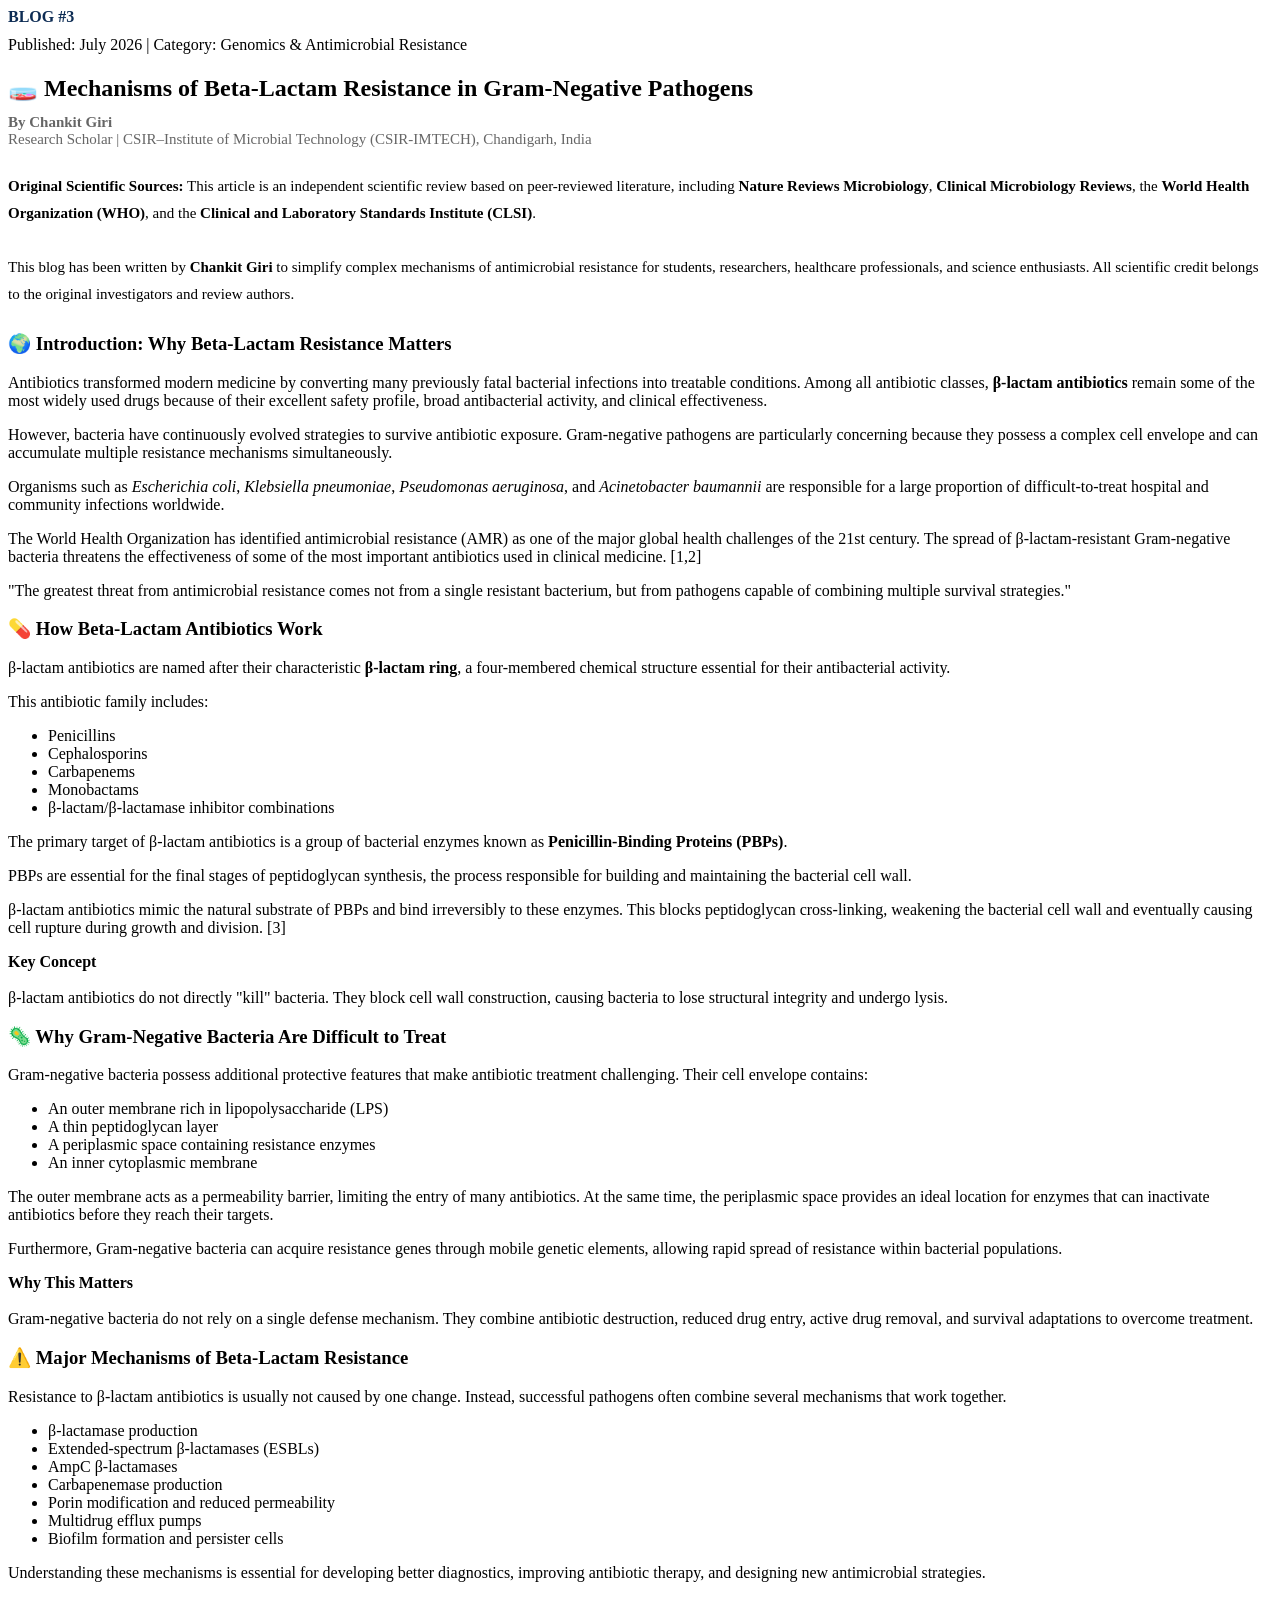
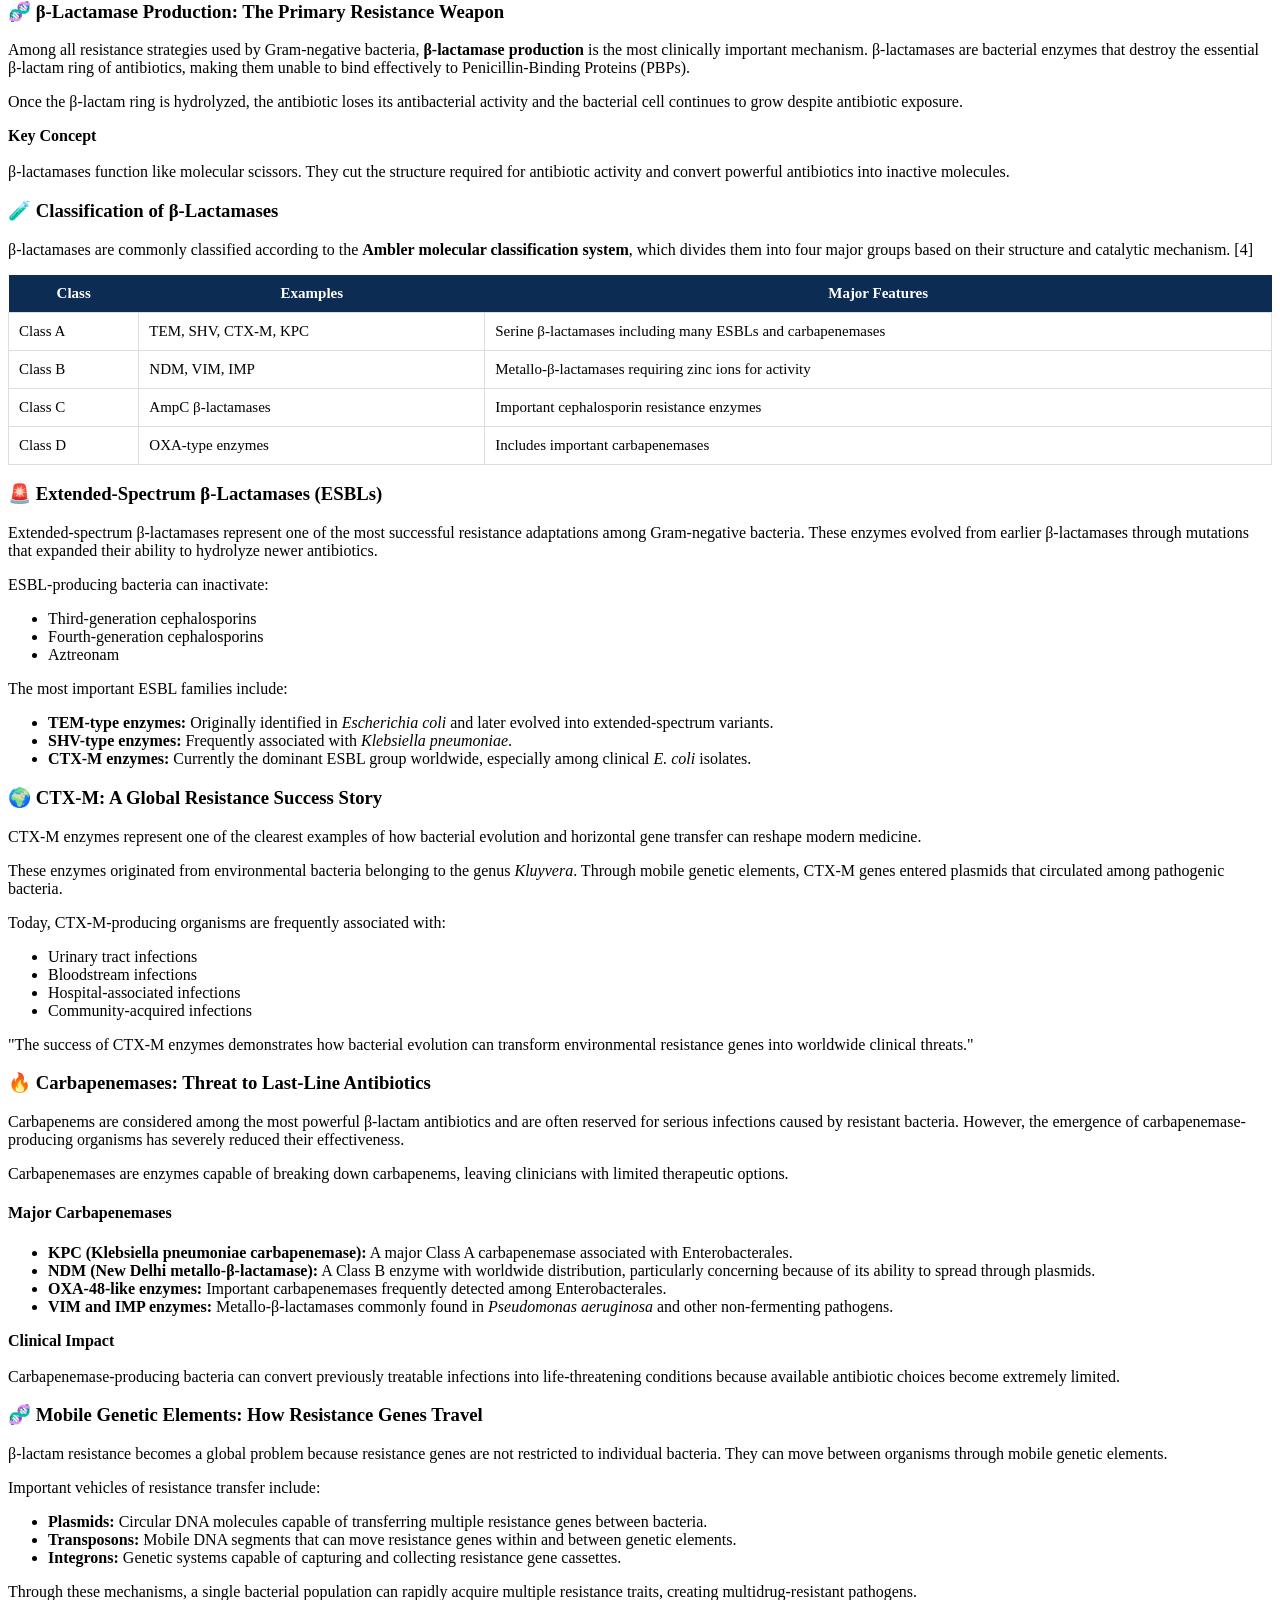
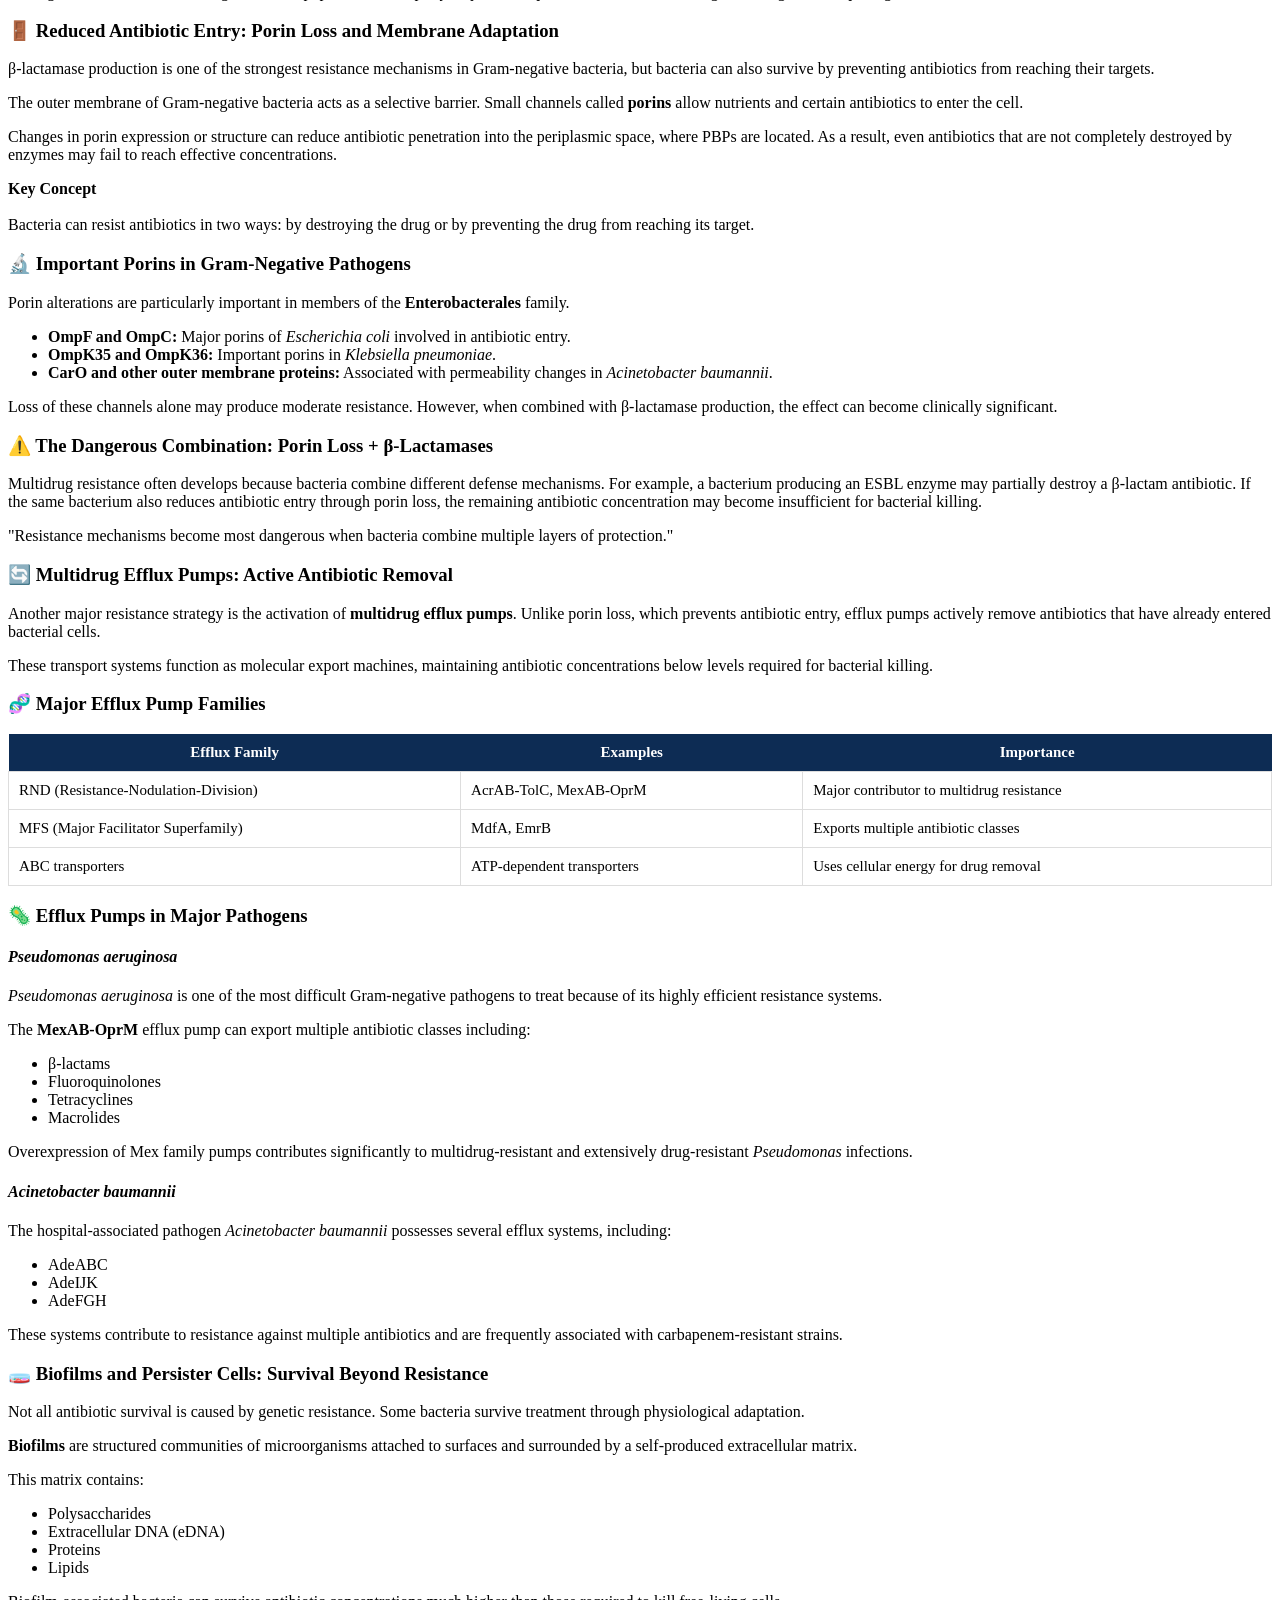
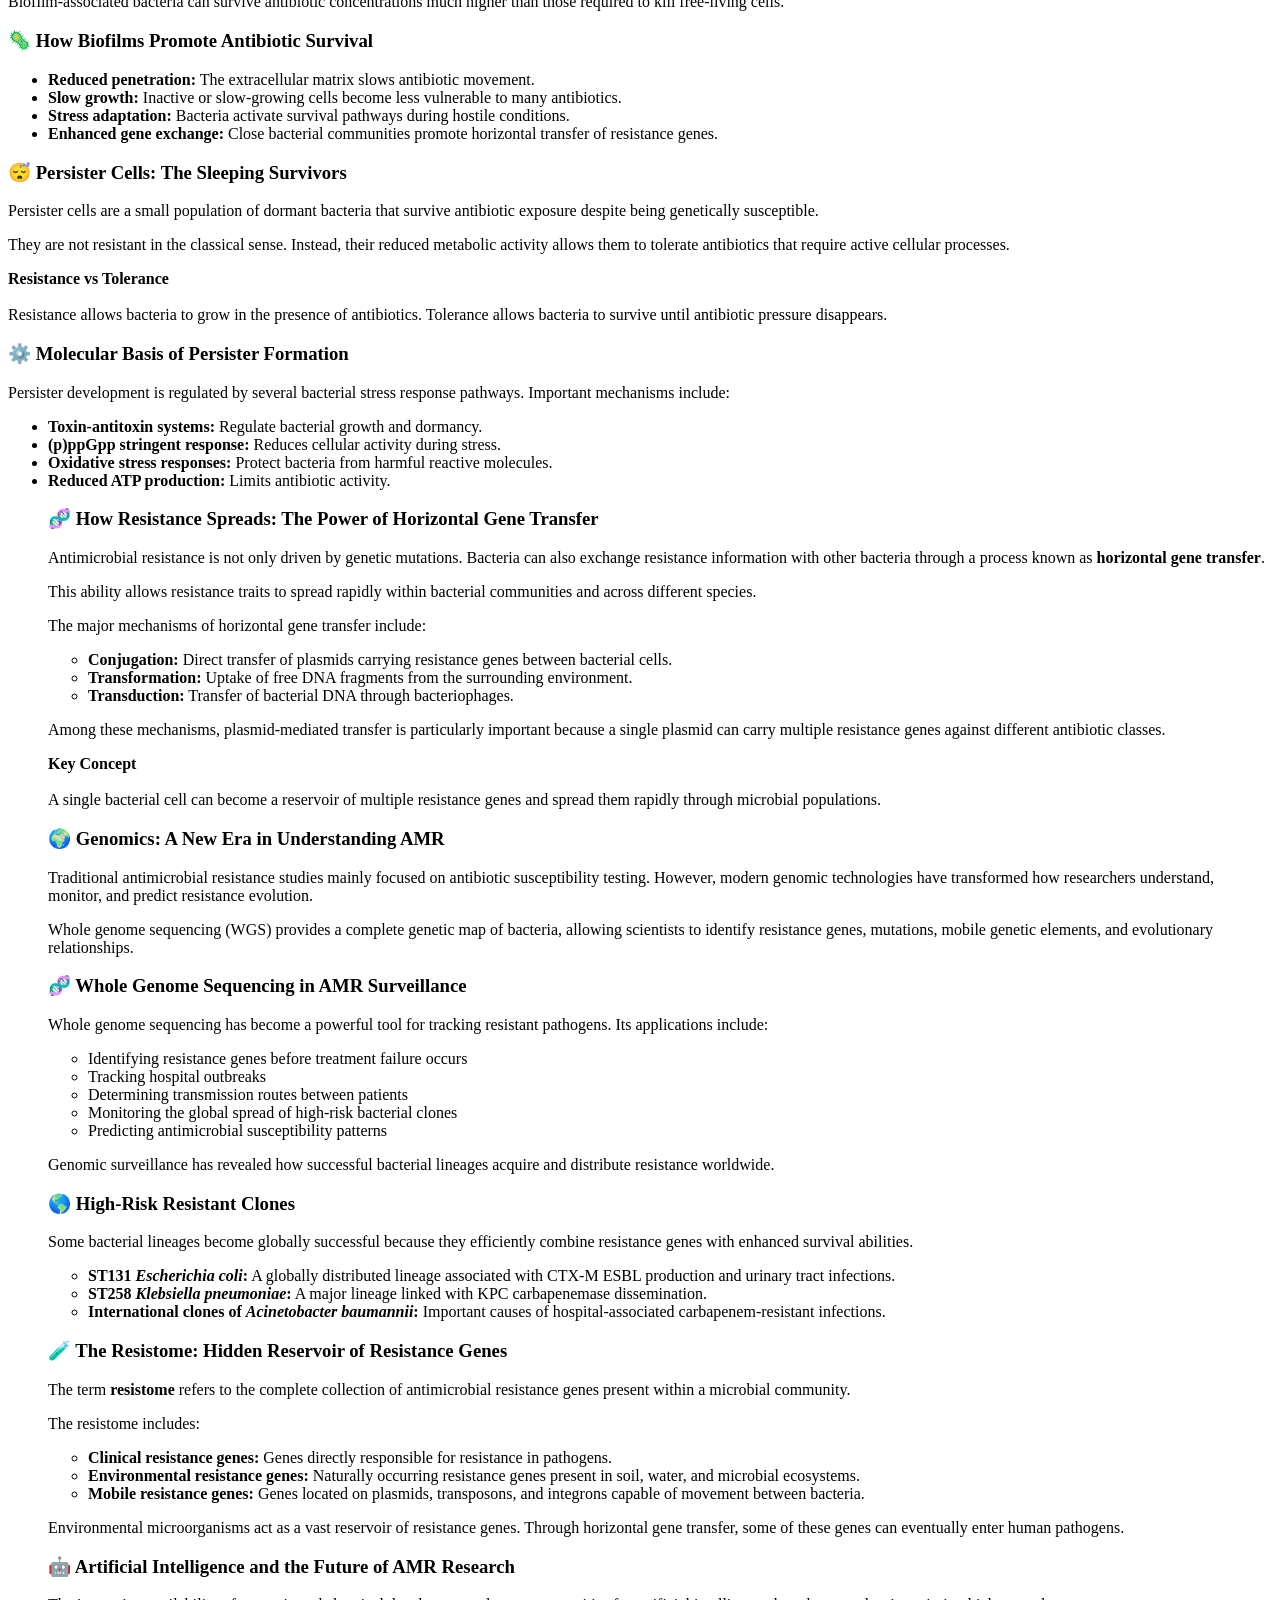
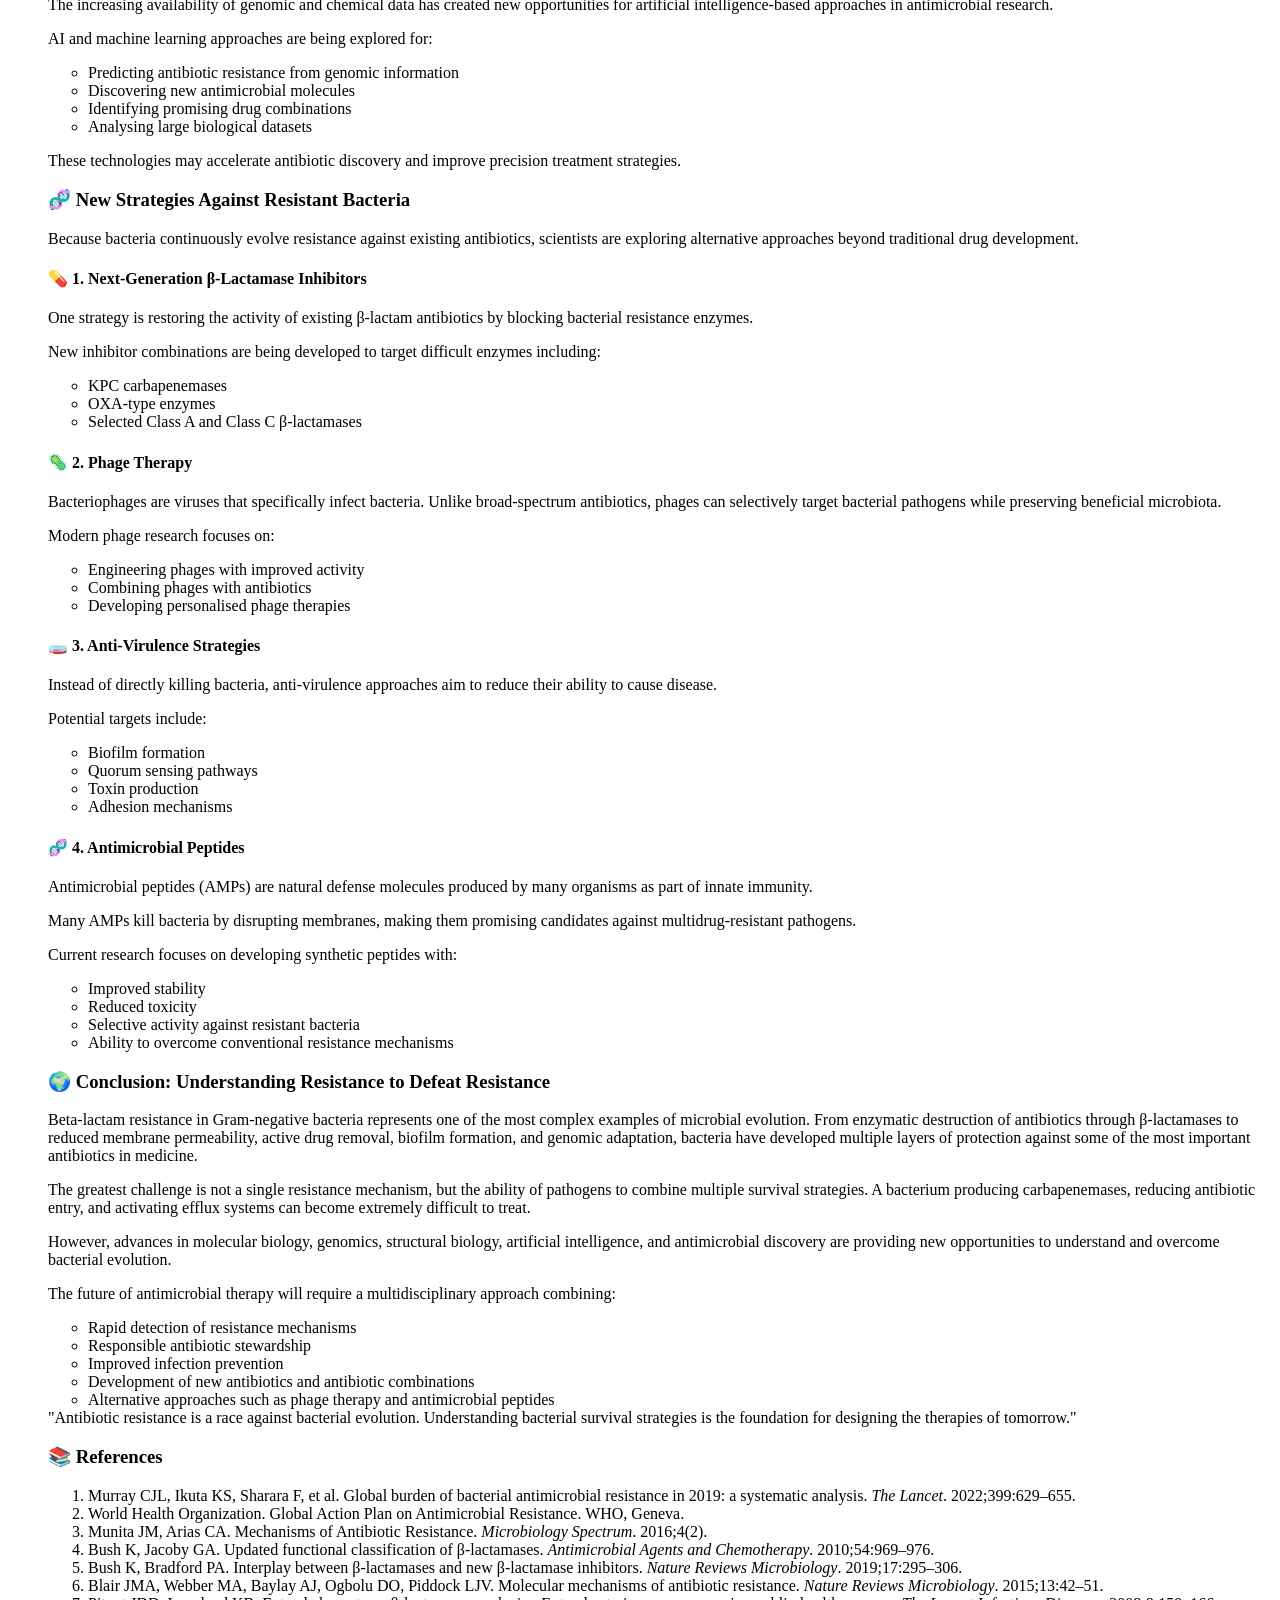
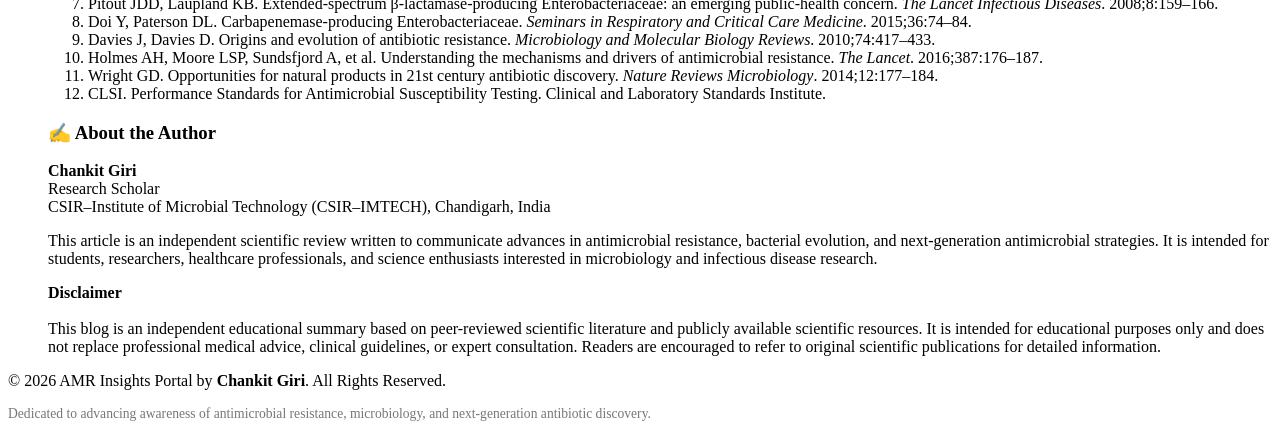
<file: post-mechanisms.html>
<p style="margin:0 0 10px 0;
          font-size:1rem;
          font-weight:800;
          color:#0d2c54;
          text-transform:uppercase;">
    Blog #3
</p>

<!DOCTYPE html>
<html lang="en">


<div class="meta">

Published: July 2026 | Category: Genomics & Antimicrobial Resistance

</div>


<h2>

🧫 Mechanisms of Beta-Lactam Resistance in Gram-Negative Pathogens

</h2>


<p style="font-size:15px;color:#666;margin-top:-8px;margin-bottom:25px;">

<strong>By Chankit Giri</strong><br>

Research Scholar | CSIR–Institute of Microbial Technology (CSIR-IMTECH), Chandigarh, India

</p>


<p style="font-size:15px;line-height:1.8;margin-bottom:25px;">

<strong>Original Scientific Sources:</strong>

This article is an independent scientific review based on peer-reviewed literature, including
<strong>Nature Reviews Microbiology</strong>,
<strong>Clinical Microbiology Reviews</strong>,
the
<strong>World Health Organization (WHO)</strong>,
and the
<strong>Clinical and Laboratory Standards Institute (CLSI)</strong>.

<br><br>

This blog has been written by
<strong>Chankit Giri</strong>
to simplify complex mechanisms of antimicrobial resistance for students,
researchers, healthcare professionals, and science enthusiasts.

All scientific credit belongs to the original investigators and review authors.

</p>


<div class="full-post-body">


<h3>🌍 Introduction: Why Beta-Lactam Resistance Matters</h3>


<p>

Antibiotics transformed modern medicine by converting many previously fatal bacterial infections into treatable conditions.

Among all antibiotic classes,
<strong>β-lactam antibiotics</strong>
remain some of the most widely used drugs because of their excellent safety profile, broad antibacterial activity, and clinical effectiveness.

</p>


<p>

However, bacteria have continuously evolved strategies to survive antibiotic exposure.
Gram-negative pathogens are particularly concerning because they possess a complex cell envelope and can accumulate multiple resistance mechanisms simultaneously.

</p>


<p>

Organisms such as
<i>Escherichia coli</i>,
<i>Klebsiella pneumoniae</i>,
<i>Pseudomonas aeruginosa</i>,
and
<i>Acinetobacter baumannii</i>
are responsible for a large proportion of difficult-to-treat hospital and community infections worldwide.

</p>


<p>

The World Health Organization has identified antimicrobial resistance (AMR) as one of the major global health challenges of the 21st century.
The spread of β-lactam-resistant Gram-negative bacteria threatens the effectiveness of some of the most important antibiotics used in clinical medicine. [1,2]

</p>


<div class="quote">

"The greatest threat from antimicrobial resistance comes not from a single resistant bacterium, but from pathogens capable of combining multiple survival strategies."

</div>



<h3>💊 How Beta-Lactam Antibiotics Work</h3>


<p>

β-lactam antibiotics are named after their characteristic
<strong>β-lactam ring</strong>,
a four-membered chemical structure essential for their antibacterial activity.

</p>


<p>

This antibiotic family includes:

</p>


<ul>

<li>Penicillins</li>

<li>Cephalosporins</li>

<li>Carbapenems</li>

<li>Monobactams</li>

<li>β-lactam/β-lactamase inhibitor combinations</li>

</ul>


<p>

The primary target of β-lactam antibiotics is a group of bacterial enzymes known as
<strong>Penicillin-Binding Proteins (PBPs)</strong>.

</p>


<p>

PBPs are essential for the final stages of peptidoglycan synthesis,
the process responsible for building and maintaining the bacterial cell wall.

</p>


<p>

β-lactam antibiotics mimic the natural substrate of PBPs and bind irreversibly to these enzymes.
This blocks peptidoglycan cross-linking,
weakening the bacterial cell wall and eventually causing cell rupture during growth and division. [3]

</p>


<div class="highlight-box">

<strong>Key Concept</strong>

<br><br>

β-lactam antibiotics do not directly "kill" bacteria.
They block cell wall construction, causing bacteria to lose structural integrity and undergo lysis.

</div>



<h3>🦠 Why Gram-Negative Bacteria Are Difficult to Treat</h3>


<p>

Gram-negative bacteria possess additional protective features that make antibiotic treatment challenging.

Their cell envelope contains:

</p>


<ul>

<li>An outer membrane rich in lipopolysaccharide (LPS)</li>

<li>A thin peptidoglycan layer</li>

<li>A periplasmic space containing resistance enzymes</li>

<li>An inner cytoplasmic membrane</li>

</ul>


<p>

The outer membrane acts as a permeability barrier,
limiting the entry of many antibiotics.

At the same time,
the periplasmic space provides an ideal location for enzymes that can inactivate antibiotics before they reach their targets.

</p>


<p>

Furthermore,
Gram-negative bacteria can acquire resistance genes through mobile genetic elements,
allowing rapid spread of resistance within bacterial populations.

</p>


<div class="highlight-box">

<strong>Why This Matters</strong>

<br><br>

Gram-negative bacteria do not rely on a single defense mechanism.
They combine antibiotic destruction, reduced drug entry, active drug removal, and survival adaptations to overcome treatment.

</div>


<h3>⚠️ Major Mechanisms of Beta-Lactam Resistance</h3>


<p>

Resistance to β-lactam antibiotics is usually not caused by one change.
Instead,
successful pathogens often combine several mechanisms that work together.

</p>


<ul>

<li>β-lactamase production</li>

<li>Extended-spectrum β-lactamases (ESBLs)</li>

<li>AmpC β-lactamases</li>

<li>Carbapenemase production</li>

<li>Porin modification and reduced permeability</li>

<li>Multidrug efflux pumps</li>

<li>Biofilm formation and persister cells</li>

</ul>


<p>

Understanding these mechanisms is essential for developing better diagnostics,
improving antibiotic therapy,
and designing new antimicrobial strategies.

</p>

<h3>🧬 β-Lactamase Production: The Primary Resistance Weapon</h3>


<p>

Among all resistance strategies used by Gram-negative bacteria,
<strong>β-lactamase production</strong>
is the most clinically important mechanism.

β-lactamases are bacterial enzymes that destroy the essential β-lactam ring of antibiotics,
making them unable to bind effectively to Penicillin-Binding Proteins (PBPs).

</p>

<p>

Once the β-lactam ring is hydrolyzed,
the antibiotic loses its antibacterial activity and the bacterial cell continues to grow despite antibiotic exposure.

</p>


<div class="highlight-box">

<strong>Key Concept</strong>

<br><br>

β-lactamases function like molecular scissors.
They cut the structure required for antibiotic activity and convert powerful antibiotics into inactive molecules.

</div>



<h3>🧪 Classification of β-Lactamases</h3>


<p>

β-lactamases are commonly classified according to the
<strong>Ambler molecular classification system</strong>,
which divides them into four major groups based on their structure and catalytic mechanism. [4]

</p>


<table style="width:100%;border-collapse:collapse;font-size:15px;">


<tr style="background:#0d2c54;color:white;">

<th style="padding:10px;">Class</th>

<th style="padding:10px;">Examples</th>

<th style="padding:10px;">Major Features</th>

</tr>


<tr>

<td style="padding:10px;border:1px solid #ddd;">
Class A
</td>

<td style="padding:10px;border:1px solid #ddd;">
TEM, SHV, CTX-M, KPC
</td>

<td style="padding:10px;border:1px solid #ddd;">
Serine β-lactamases including many ESBLs and carbapenemases
</td>

</tr>


<tr>

<td style="padding:10px;border:1px solid #ddd;">
Class B
</td>

<td style="padding:10px;border:1px solid #ddd;">
NDM, VIM, IMP
</td>

<td style="padding:10px;border:1px solid #ddd;">
Metallo-β-lactamases requiring zinc ions for activity
</td>

</tr>


<tr>

<td style="padding:10px;border:1px solid #ddd;">
Class C
</td>

<td style="padding:10px;border:1px solid #ddd;">
AmpC β-lactamases
</td>

<td style="padding:10px;border:1px solid #ddd;">
Important cephalosporin resistance enzymes
</td>

</tr>


<tr>

<td style="padding:10px;border:1px solid #ddd;">
Class D
</td>

<td style="padding:10px;border:1px solid #ddd;">
OXA-type enzymes
</td>

<td style="padding:10px;border:1px solid #ddd;">
Includes important carbapenemases
</td>

</tr>


</table>



<h3>🚨 Extended-Spectrum β-Lactamases (ESBLs)</h3>


<p>

Extended-spectrum β-lactamases represent one of the most successful resistance adaptations among Gram-negative bacteria.

These enzymes evolved from earlier β-lactamases through mutations that expanded their ability to hydrolyze newer antibiotics.

</p>


<p>

ESBL-producing bacteria can inactivate:

</p>


<ul>

<li>Third-generation cephalosporins</li>

<li>Fourth-generation cephalosporins</li>

<li>Aztreonam</li>

</ul>


<p>

The most important ESBL families include:

</p>


<ul>

<li>
<strong>TEM-type enzymes:</strong>
Originally identified in <i>Escherichia coli</i> and later evolved into extended-spectrum variants.
</li>


<li>
<strong>SHV-type enzymes:</strong>
Frequently associated with <i>Klebsiella pneumoniae</i>.
</li>


<li>
<strong>CTX-M enzymes:</strong>
Currently the dominant ESBL group worldwide, especially among clinical <i>E. coli</i> isolates.
</li>

</ul>



<h3>🌍 CTX-M: A Global Resistance Success Story</h3>


<p>

CTX-M enzymes represent one of the clearest examples of how bacterial evolution and horizontal gene transfer can reshape modern medicine.

</p>


<p>

These enzymes originated from environmental bacteria belonging to the genus
<i>Kluyvera</i>.
Through mobile genetic elements,
CTX-M genes entered plasmids that circulated among pathogenic bacteria.

</p>


<p>

Today,
CTX-M-producing organisms are frequently associated with:

</p>


<ul>

<li>Urinary tract infections</li>

<li>Bloodstream infections</li>

<li>Hospital-associated infections</li>

<li>Community-acquired infections</li>

</ul>


<div class="quote">

"The success of CTX-M enzymes demonstrates how bacterial evolution can transform environmental resistance genes into worldwide clinical threats."

</div>



<h3>🔥 Carbapenemases: Threat to Last-Line Antibiotics</h3>


<p>

Carbapenems are considered among the most powerful β-lactam antibiotics and are often reserved for serious infections caused by resistant bacteria.

However,
the emergence of carbapenemase-producing organisms has severely reduced their effectiveness.

</p>


<p>

Carbapenemases are enzymes capable of breaking down carbapenems,
leaving clinicians with limited therapeutic options.

</p>



<h4>Major Carbapenemases</h4>


<ul>


<li>
<strong>KPC (Klebsiella pneumoniae carbapenemase):</strong>
A major Class A carbapenemase associated with Enterobacterales.
</li>


<li>
<strong>NDM (New Delhi metallo-β-lactamase):</strong>
A Class B enzyme with worldwide distribution, particularly concerning because of its ability to spread through plasmids.
</li>


<li>
<strong>OXA-48-like enzymes:</strong>
Important carbapenemases frequently detected among Enterobacterales.
</li>


<li>
<strong>VIM and IMP enzymes:</strong>
Metallo-β-lactamases commonly found in <i>Pseudomonas aeruginosa</i> and other non-fermenting pathogens.
</li>


</ul>



<div class="highlight-box">

<strong>Clinical Impact</strong>

<br><br>

Carbapenemase-producing bacteria can convert previously treatable infections into life-threatening conditions because available antibiotic choices become extremely limited.

</div>



<h3>🧬 Mobile Genetic Elements: How Resistance Genes Travel</h3>


<p>

β-lactam resistance becomes a global problem because resistance genes are not restricted to individual bacteria.

They can move between organisms through mobile genetic elements.

</p>


<p>

Important vehicles of resistance transfer include:

</p>


<ul>


<li>
<strong>Plasmids:</strong>
Circular DNA molecules capable of transferring multiple resistance genes between bacteria.
</li>


<li>
<strong>Transposons:</strong>
Mobile DNA segments that can move resistance genes within and between genetic elements.
</li>


<li>
<strong>Integrons:</strong>
Genetic systems capable of capturing and collecting resistance gene cassettes.
</li>


</ul>


<p>

Through these mechanisms,
a single bacterial population can rapidly acquire multiple resistance traits,
creating multidrug-resistant pathogens.

</p>



<h3>🚪 Reduced Antibiotic Entry: Porin Loss and Membrane Adaptation</h3>


<p>

β-lactamase production is one of the strongest resistance mechanisms in Gram-negative bacteria, but bacteria can also survive by preventing antibiotics from reaching their targets.

</p>


<p>

The outer membrane of Gram-negative bacteria acts as a selective barrier.
Small channels called
<strong>porins</strong>
allow nutrients and certain antibiotics to enter the cell.

</p>


<p>

Changes in porin expression or structure can reduce antibiotic penetration into the periplasmic space, where PBPs are located.

As a result, even antibiotics that are not completely destroyed by enzymes may fail to reach effective concentrations.

</p>


<div class="highlight-box">

<strong>Key Concept</strong>

<br><br>

Bacteria can resist antibiotics in two ways:
by destroying the drug or by preventing the drug from reaching its target.

</div>



<h3>🔬 Important Porins in Gram-Negative Pathogens</h3>


<p>

Porin alterations are particularly important in members of the
<strong>Enterobacterales</strong>
family.

</p>


<ul>


<li>
<strong>OmpF and OmpC:</strong>
Major porins of <i>Escherichia coli</i> involved in antibiotic entry.
</li>


<li>
<strong>OmpK35 and OmpK36:</strong>
Important porins in <i>Klebsiella pneumoniae</i>.
</li>


<li>
<strong>CarO and other outer membrane proteins:</strong>
Associated with permeability changes in <i>Acinetobacter baumannii</i>.
</li>


</ul>


<p>

Loss of these channels alone may produce moderate resistance.
However, when combined with β-lactamase production,
the effect can become clinically significant.

</p>


<h3>⚠️ The Dangerous Combination: Porin Loss + β-Lactamases</h3>


<p>

Multidrug resistance often develops because bacteria combine different defense mechanisms.

For example,
a bacterium producing an ESBL enzyme may partially destroy a β-lactam antibiotic.

If the same bacterium also reduces antibiotic entry through porin loss,
the remaining antibiotic concentration may become insufficient for bacterial killing.

</p>


<div class="quote">

"Resistance mechanisms become most dangerous when bacteria combine multiple layers of protection."

</div>



<h3>🔄 Multidrug Efflux Pumps: Active Antibiotic Removal</h3>


<p>

Another major resistance strategy is the activation of
<strong>multidrug efflux pumps</strong>.

Unlike porin loss, which prevents antibiotic entry,
efflux pumps actively remove antibiotics that have already entered bacterial cells.

</p>


<p>

These transport systems function as molecular export machines,
maintaining antibiotic concentrations below levels required for bacterial killing.

</p>



<h3>🧬 Major Efflux Pump Families</h3>


<table style="width:100%;border-collapse:collapse;font-size:15px;">


<tr style="background:#0d2c54;color:white;">

<th style="padding:10px;">Efflux Family</th>

<th style="padding:10px;">Examples</th>

<th style="padding:10px;">Importance</th>

</tr>


<tr>

<td style="padding:10px;border:1px solid #ddd;">
RND (Resistance-Nodulation-Division)
</td>

<td style="padding:10px;border:1px solid #ddd;">
AcrAB-TolC, MexAB-OprM
</td>

<td style="padding:10px;border:1px solid #ddd;">
Major contributor to multidrug resistance
</td>

</tr>


<tr>

<td style="padding:10px;border:1px solid #ddd;">
MFS (Major Facilitator Superfamily)
</td>

<td style="padding:10px;border:1px solid #ddd;">
MdfA, EmrB
</td>

<td style="padding:10px;border:1px solid #ddd;">
Exports multiple antibiotic classes
</td>

</tr>


<tr>

<td style="padding:10px;border:1px solid #ddd;">
ABC transporters
</td>

<td style="padding:10px;border:1px solid #ddd;">
ATP-dependent transporters
</td>

<td style="padding:10px;border:1px solid #ddd;">
Uses cellular energy for drug removal
</td>

</tr>


</table>



<h3>🦠 Efflux Pumps in Major Pathogens</h3>


<h4><i>Pseudomonas aeruginosa</i></h4>


<p>

<i>Pseudomonas aeruginosa</i>
is one of the most difficult Gram-negative pathogens to treat because of its highly efficient resistance systems.

</p>


<p>

The
<strong>MexAB-OprM</strong>
efflux pump can export multiple antibiotic classes including:

</p>


<ul>

<li>β-lactams</li>

<li>Fluoroquinolones</li>

<li>Tetracyclines</li>

<li>Macrolides</li>

</ul>


<p>

Overexpression of Mex family pumps contributes significantly to multidrug-resistant and extensively drug-resistant
<i>Pseudomonas</i>
infections.

</p>



<h4><i>Acinetobacter baumannii</i></h4>


<p>

The hospital-associated pathogen
<i>Acinetobacter baumannii</i>
possesses several efflux systems, including:

</p>


<ul>

<li>AdeABC</li>

<li>AdeIJK</li>

<li>AdeFGH</li>

</ul>


<p>

These systems contribute to resistance against multiple antibiotics and are frequently associated with carbapenem-resistant strains.

</p>



<h3>🧫 Biofilms and Persister Cells: Survival Beyond Resistance</h3>


<p>

Not all antibiotic survival is caused by genetic resistance.

Some bacteria survive treatment through physiological adaptation.

</p>


<p>

<strong>Biofilms</strong>
are structured communities of microorganisms attached to surfaces and surrounded by a self-produced extracellular matrix.

</p>


<p>

This matrix contains:

</p>


<ul>

<li>Polysaccharides</li>

<li>Extracellular DNA (eDNA)</li>

<li>Proteins</li>

<li>Lipids</li>

</ul>


<p>

Biofilm-associated bacteria can survive antibiotic concentrations much higher than those required to kill free-living cells.

</p>



<h3>🦠 How Biofilms Promote Antibiotic Survival</h3>


<ul>


<li>
<strong>Reduced penetration:</strong>
The extracellular matrix slows antibiotic movement.
</li>


<li>
<strong>Slow growth:</strong>
Inactive or slow-growing cells become less vulnerable to many antibiotics.
</li>


<li>
<strong>Stress adaptation:</strong>
Bacteria activate survival pathways during hostile conditions.
</li>


<li>
<strong>Enhanced gene exchange:</strong>
Close bacterial communities promote horizontal transfer of resistance genes.
</li>


</ul>



<h3>😴 Persister Cells: The Sleeping Survivors</h3>


<p>

Persister cells are a small population of dormant bacteria that survive antibiotic exposure despite being genetically susceptible.

</p>


<p>

They are not resistant in the classical sense.
Instead,
their reduced metabolic activity allows them to tolerate antibiotics that require active cellular processes.

</p>


<div class="highlight-box">

<strong>Resistance vs Tolerance</strong>

<br><br>

Resistance allows bacteria to grow in the presence of antibiotics.

Tolerance allows bacteria to survive until antibiotic pressure disappears.

</div>



<h3>⚙️ Molecular Basis of Persister Formation</h3>


<p>

Persister development is regulated by several bacterial stress response pathways.

Important mechanisms include:

</p>


<ul>


<li>
<strong>Toxin-antitoxin systems:</strong>
Regulate bacterial growth and dormancy.
</li>


<li>
<strong>(p)ppGpp stringent response:</strong>
Reduces cellular activity during stress.
</li>


<li>
<strong>Oxidative stress responses:</strong>
Protect bacteria from harmful reactive molecules.
</li>


<li>
<strong>Reduced ATP production:</strong>
Limits antibiotic activity.
</li>


<h3>🧬 How Resistance Spreads: The Power of Horizontal Gene Transfer</h3>


<p>

Antimicrobial resistance is not only driven by genetic mutations.
Bacteria can also exchange resistance information with other bacteria through a process known as
<strong>horizontal gene transfer</strong>.

</p>


<p>

This ability allows resistance traits to spread rapidly within bacterial communities and across different species.

</p>


<p>

The major mechanisms of horizontal gene transfer include:

</p>


<ul>


<li>

<strong>Conjugation:</strong>
Direct transfer of plasmids carrying resistance genes between bacterial cells.

</li>


<li>

<strong>Transformation:</strong>
Uptake of free DNA fragments from the surrounding environment.

</li>


<li>

<strong>Transduction:</strong>
Transfer of bacterial DNA through bacteriophages.

</li>


</ul>


<p>

Among these mechanisms,
plasmid-mediated transfer is particularly important because a single plasmid can carry multiple resistance genes against different antibiotic classes.

</p>


<div class="highlight-box">

<strong>Key Concept</strong>

<br><br>

A single bacterial cell can become a reservoir of multiple resistance genes and spread them rapidly through microbial populations.

</div>




<h3>🌍 Genomics: A New Era in Understanding AMR</h3>


<p>

Traditional antimicrobial resistance studies mainly focused on antibiotic susceptibility testing.

However,
modern genomic technologies have transformed how researchers understand,
monitor,
and predict resistance evolution.

</p>


<p>

Whole genome sequencing (WGS) provides a complete genetic map of bacteria,
allowing scientists to identify resistance genes,
mutations,
mobile genetic elements,
and evolutionary relationships.

</p>



<h3>🧬 Whole Genome Sequencing in AMR Surveillance</h3>


<p>

Whole genome sequencing has become a powerful tool for tracking resistant pathogens.

Its applications include:

</p>


<ul>


<li>
Identifying resistance genes before treatment failure occurs
</li>


<li>
Tracking hospital outbreaks
</li>


<li>
Determining transmission routes between patients
</li>


<li>
Monitoring the global spread of high-risk bacterial clones
</li>


<li>
Predicting antimicrobial susceptibility patterns
</li>


</ul>


<p>

Genomic surveillance has revealed how successful bacterial lineages acquire and distribute resistance worldwide.

</p>



<h3>🌎 High-Risk Resistant Clones</h3>


<p>

Some bacterial lineages become globally successful because they efficiently combine resistance genes with enhanced survival abilities.

</p>


<ul>


<li>

<strong>ST131 <i>Escherichia coli</i>:</strong>
A globally distributed lineage associated with CTX-M ESBL production and urinary tract infections.

</li>


<li>

<strong>ST258 <i>Klebsiella pneumoniae</i>:</strong>
A major lineage linked with KPC carbapenemase dissemination.

</li>


<li>

<strong>International clones of <i>Acinetobacter baumannii</i>:</strong>
Important causes of hospital-associated carbapenem-resistant infections.

</li>


</ul>



<h3>🧪 The Resistome: Hidden Reservoir of Resistance Genes</h3>


<p>

The term
<strong>resistome</strong>
refers to the complete collection of antimicrobial resistance genes present within a microbial community.

</p>


<p>

The resistome includes:

</p>


<ul>


<li>

<strong>Clinical resistance genes:</strong>
Genes directly responsible for resistance in pathogens.

</li>


<li>

<strong>Environmental resistance genes:</strong>
Naturally occurring resistance genes present in soil, water, and microbial ecosystems.

</li>


<li>

<strong>Mobile resistance genes:</strong>
Genes located on plasmids, transposons, and integrons capable of movement between bacteria.

</li>


</ul>


<p>

Environmental microorganisms act as a vast reservoir of resistance genes.
Through horizontal gene transfer,
some of these genes can eventually enter human pathogens.

</p>



<h3>🤖 Artificial Intelligence and the Future of AMR Research</h3>


<p>

The increasing availability of genomic and chemical data has created new opportunities for artificial intelligence-based approaches in antimicrobial research.

</p>


<p>

AI and machine learning approaches are being explored for:

</p>


<ul>


<li>
Predicting antibiotic resistance from genomic information
</li>


<li>
Discovering new antimicrobial molecules
</li>


<li>
Identifying promising drug combinations
</li>


<li>
Analysing large biological datasets
</li>


</ul>


<p>

These technologies may accelerate antibiotic discovery and improve precision treatment strategies.

</p>




<h3>🧬 New Strategies Against Resistant Bacteria</h3>


<p>

Because bacteria continuously evolve resistance against existing antibiotics,
scientists are exploring alternative approaches beyond traditional drug development.

</p>



<h4>💊 1. Next-Generation β-Lactamase Inhibitors</h4>


<p>

One strategy is restoring the activity of existing β-lactam antibiotics by blocking bacterial resistance enzymes.

</p>


<p>

New inhibitor combinations are being developed to target difficult enzymes including:

</p>


<ul>

<li>KPC carbapenemases</li>

<li>OXA-type enzymes</li>

<li>Selected Class A and Class C β-lactamases</li>

</ul>




<h4>🦠 2. Phage Therapy</h4>


<p>

Bacteriophages are viruses that specifically infect bacteria.

Unlike broad-spectrum antibiotics,
phages can selectively target bacterial pathogens while preserving beneficial microbiota.

</p>


<p>

Modern phage research focuses on:

</p>


<ul>

<li>Engineering phages with improved activity</li>

<li>Combining phages with antibiotics</li>

<li>Developing personalised phage therapies</li>

</ul>




<h4>🧫 3. Anti-Virulence Strategies</h4>


<p>

Instead of directly killing bacteria,
anti-virulence approaches aim to reduce their ability to cause disease.

</p>


<p>

Potential targets include:

</p>


<ul>

<li>Biofilm formation</li>

<li>Quorum sensing pathways</li>

<li>Toxin production</li>

<li>Adhesion mechanisms</li>

</ul>



<h4>🧬 4. Antimicrobial Peptides</h4>


<p>

Antimicrobial peptides (AMPs) are natural defense molecules produced by many organisms as part of innate immunity.

</p>


<p>

Many AMPs kill bacteria by disrupting membranes,
making them promising candidates against multidrug-resistant pathogens.

</p>


<p>

Current research focuses on developing synthetic peptides with:

</p>


<ul>

<li>Improved stability</li>

<li>Reduced toxicity</li>

<li>Selective activity against resistant bacteria</li>

<li>Ability to overcome conventional resistance mechanisms</li>

</ul>

<h3>🌍 Conclusion: Understanding Resistance to Defeat Resistance</h3>


<p>

Beta-lactam resistance in Gram-negative bacteria represents one of the most complex examples of microbial evolution.

From enzymatic destruction of antibiotics through β-lactamases to reduced membrane permeability, active drug removal, biofilm formation, and genomic adaptation, bacteria have developed multiple layers of protection against some of the most important antibiotics in medicine.

</p>


<p>

The greatest challenge is not a single resistance mechanism, but the ability of pathogens to combine multiple survival strategies.

A bacterium producing carbapenemases, reducing antibiotic entry, and activating efflux systems can become extremely difficult to treat.

</p>


<p>

However, advances in molecular biology, genomics, structural biology, artificial intelligence, and antimicrobial discovery are providing new opportunities to understand and overcome bacterial evolution.

</p>


<p>

The future of antimicrobial therapy will require a multidisciplinary approach combining:

</p>


<ul>

<li>Rapid detection of resistance mechanisms</li>

<li>Responsible antibiotic stewardship</li>

<li>Improved infection prevention</li>

<li>Development of new antibiotics and antibiotic combinations</li>

<li>Alternative approaches such as phage therapy and antimicrobial peptides</li>

</ul>


<div class="quote">

"Antibiotic resistance is a race against bacterial evolution. Understanding bacterial survival strategies is the foundation for designing the therapies of tomorrow."

</div>



<h3>📚 References</h3>


<ol>


<li>

Murray CJL, Ikuta KS, Sharara F, et al.
Global burden of bacterial antimicrobial resistance in 2019: a systematic analysis.
<i>The Lancet</i>. 2022;399:629–655.

</li>


<li>

World Health Organization.
Global Action Plan on Antimicrobial Resistance.
WHO, Geneva.

</li>


<li>

Munita JM, Arias CA.
Mechanisms of Antibiotic Resistance.
<i>Microbiology Spectrum</i>. 2016;4(2).

</li>


<li>

Bush K, Jacoby GA.
Updated functional classification of β-lactamases.
<i>Antimicrobial Agents and Chemotherapy</i>. 2010;54:969–976.

</li>


<li>

Bush K, Bradford PA.
Interplay between β-lactamases and new β-lactamase inhibitors.
<i>Nature Reviews Microbiology</i>. 2019;17:295–306.

</li>


<li>

Blair JMA, Webber MA, Baylay AJ, Ogbolu DO, Piddock LJV.
Molecular mechanisms of antibiotic resistance.
<i>Nature Reviews Microbiology</i>. 2015;13:42–51.

</li>


<li>

Pitout JDD, Laupland KB.
Extended-spectrum β-lactamase-producing Enterobacteriaceae: an emerging public-health concern.
<i>The Lancet Infectious Diseases</i>. 2008;8:159–166.

</li>


<li>

Doi Y, Paterson DL.
Carbapenemase-producing Enterobacteriaceae.
<i>Seminars in Respiratory and Critical Care Medicine</i>. 2015;36:74–84.

</li>


<li>

Davies J, Davies D.
Origins and evolution of antibiotic resistance.
<i>Microbiology and Molecular Biology Reviews</i>. 2010;74:417–433.

</li>


<li>

Holmes AH, Moore LSP, Sundsfjord A, et al.
Understanding the mechanisms and drivers of antimicrobial resistance.
<i>The Lancet</i>. 2016;387:176–187.

</li>


<li>

Wright GD.
Opportunities for natural products in 21st century antibiotic discovery.
<i>Nature Reviews Microbiology</i>. 2014;12:177–184.

</li>


<li>

CLSI.
Performance Standards for Antimicrobial Susceptibility Testing.
Clinical and Laboratory Standards Institute.

</li>


</ol>




<h3>✍️ About the Author</h3>


<p>

<strong>Chankit Giri</strong><br>

Research Scholar<br>

CSIR–Institute of Microbial Technology (CSIR–IMTECH), Chandigarh, India

</p>


<p>

This article is an independent scientific review written to communicate advances in antimicrobial resistance, bacterial evolution, and next-generation antimicrobial strategies.

It is intended for students, researchers, healthcare professionals, and science enthusiasts interested in microbiology and infectious disease research.

</p>



<div class="highlight-box">


<strong>Disclaimer</strong>

<br><br>


This blog is an independent educational summary based on peer-reviewed scientific literature and publicly available scientific resources.

It is intended for educational purposes only and does not replace professional medical advice, clinical guidelines, or expert consultation.

Readers are encouraged to refer to original scientific publications for detailed information.

</div>


</div>


<footer>


<p>

© 2026 AMR Insights Portal by <strong>Chankit Giri</strong>. All Rights Reserved.

</p>


<p style="font-size:0.85em;color:#777;">

Dedicated to advancing awareness of antimicrobial resistance, microbiology, and next-generation antibiotic discovery.

</p>


</footer>


</body>

</html>
</file>
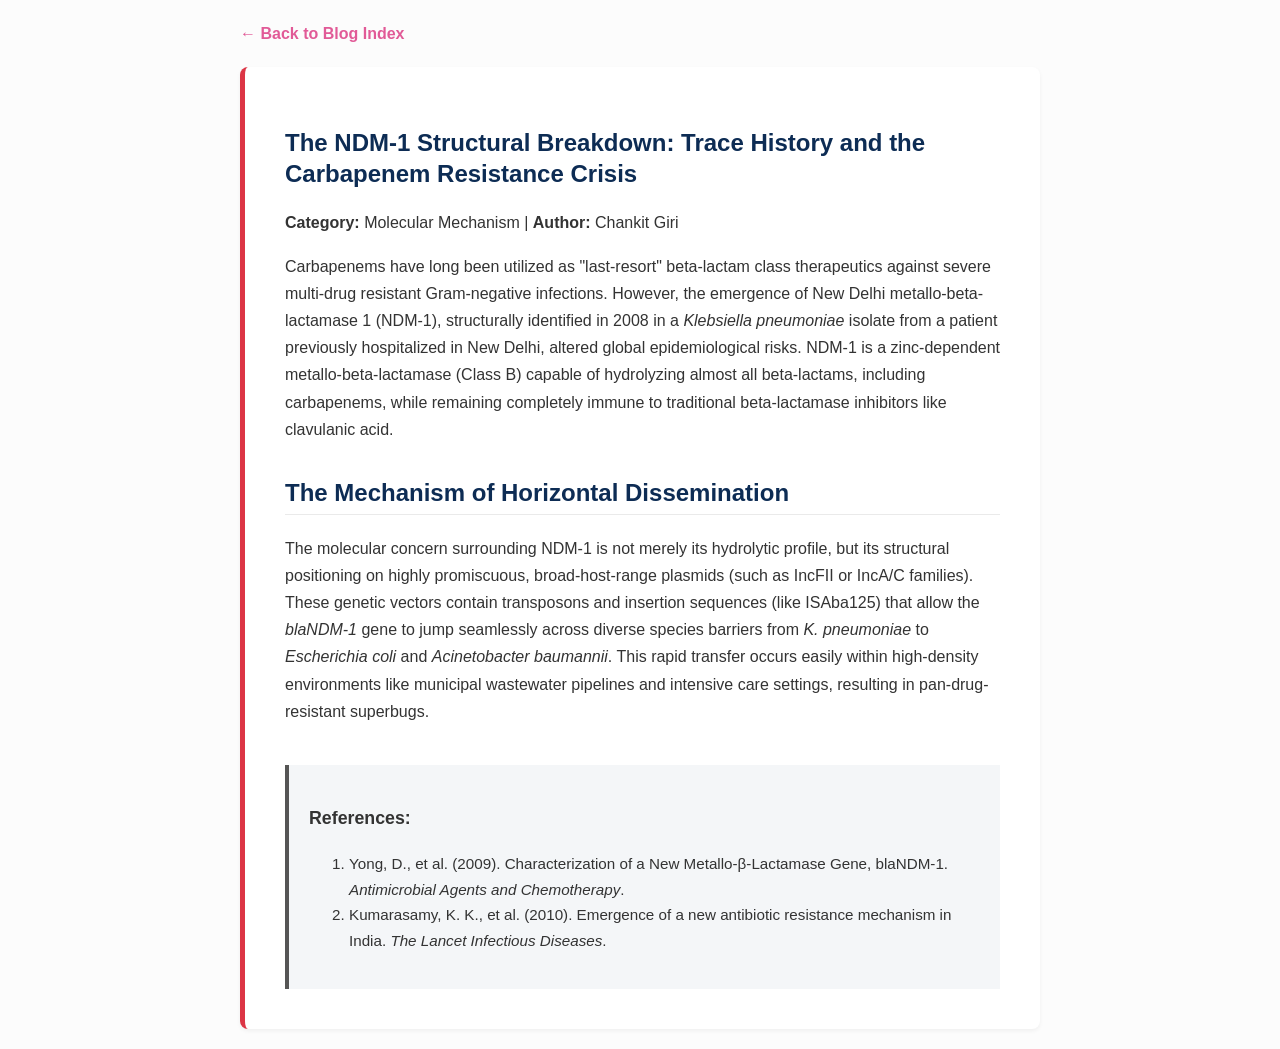
<file: post-ndm1-history.html>
<!DOCTYPE html>
<html lang="en">
<head>
    <meta charset="UTF-8">
    <meta name="viewport" content="width=device-width, initial-scale=1.0">
    <title>NDM-1 & Carbapenem Resistance Crisis | Chankit Research</title>
    <style>
        body { font-family: 'Segoe UI', sans-serif; line-height: 1.7; color: #333; max-width: 800px; margin: 0 auto; padding: 20px; background-color: #fcfcfc; }
        .back-nav { margin-bottom: 20px; } .back-nav a { color: #e15a97; text-decoration: none; font-weight: bold; }
        article { background: white; padding: 40px; border-radius: 8px; box-shadow: 0 2px 4px rgba(0,0,0,0.05); border-left: 5px solid #dc3545; }
        h1 { color: #0d2c54; line-height: 1.3; } h2 { color: #0d2c54; margin-top: 30px; border-bottom: 1px solid #eaeaea; }
        .citation { background: #f4f6f8; padding: 20px; border-left: 4px solid #555; font-size: 0.95em; margin-top: 40px; }
    </style>
</head>
<body>
    <div class="back-nav"><a href="blog.html">← Back to Blog Index</a></div>
    <article>
        <h1>The NDM-1 Structural Breakdown: Trace History and the Carbapenem Resistance Crisis</h1>
        <div class="meta"><strong>Category:</strong> Molecular Mechanism | <strong>Author:</strong> Chankit Giri</div>
        <p>Carbapenems have long been utilized as "last-resort" beta-lactam class therapeutics against severe multi-drug resistant Gram-negative infections. However, the emergence of New Delhi metallo-beta-lactamase 1 (NDM-1), structurally identified in 2008 in a <em>Klebsiella pneumoniae</em> isolate from a patient previously hospitalized in New Delhi, altered global epidemiological risks. NDM-1 is a zinc-dependent metallo-beta-lactamase (Class B) capable of hydrolyzing almost all beta-lactams, including carbapenems, while remaining completely immune to traditional beta-lactamase inhibitors like clavulanic acid.</p>
        <h2>The Mechanism of Horizontal Dissemination</h2>
        <p>The molecular concern surrounding NDM-1 is not merely its hydrolytic profile, but its structural positioning on highly promiscuous, broad-host-range plasmids (such as IncFII or IncA/C families). These genetic vectors contain transposons and insertion sequences (like ISAba125) that allow the <em>blaNDM-1</em> gene to jump seamlessly across diverse species barriers from <em>K. pneumoniae</em> to <em>Escherichia coli</em> and <em>Acinetobacter baumannii</em>. This rapid transfer occurs easily within high-density environments like municipal wastewater pipelines and intensive care settings, resulting in pan-drug-resistant superbugs.</p>
        <div class="citation">
            <h3>References:</h3>
            <ol>
                <li>Yong, D., et al. (2009). Characterization of a New Metallo-β-Lactamase Gene, blaNDM-1. <em>Antimicrobial Agents and Chemotherapy</em>.</li>
                <li>Kumarasamy, K. K., et al. (2010). Emergence of a new antibiotic resistance mechanism in India. <em>The Lancet Infectious Diseases</em>.</li>
            </ol>
        </div>
    </article>
</body>
</html>
</file>
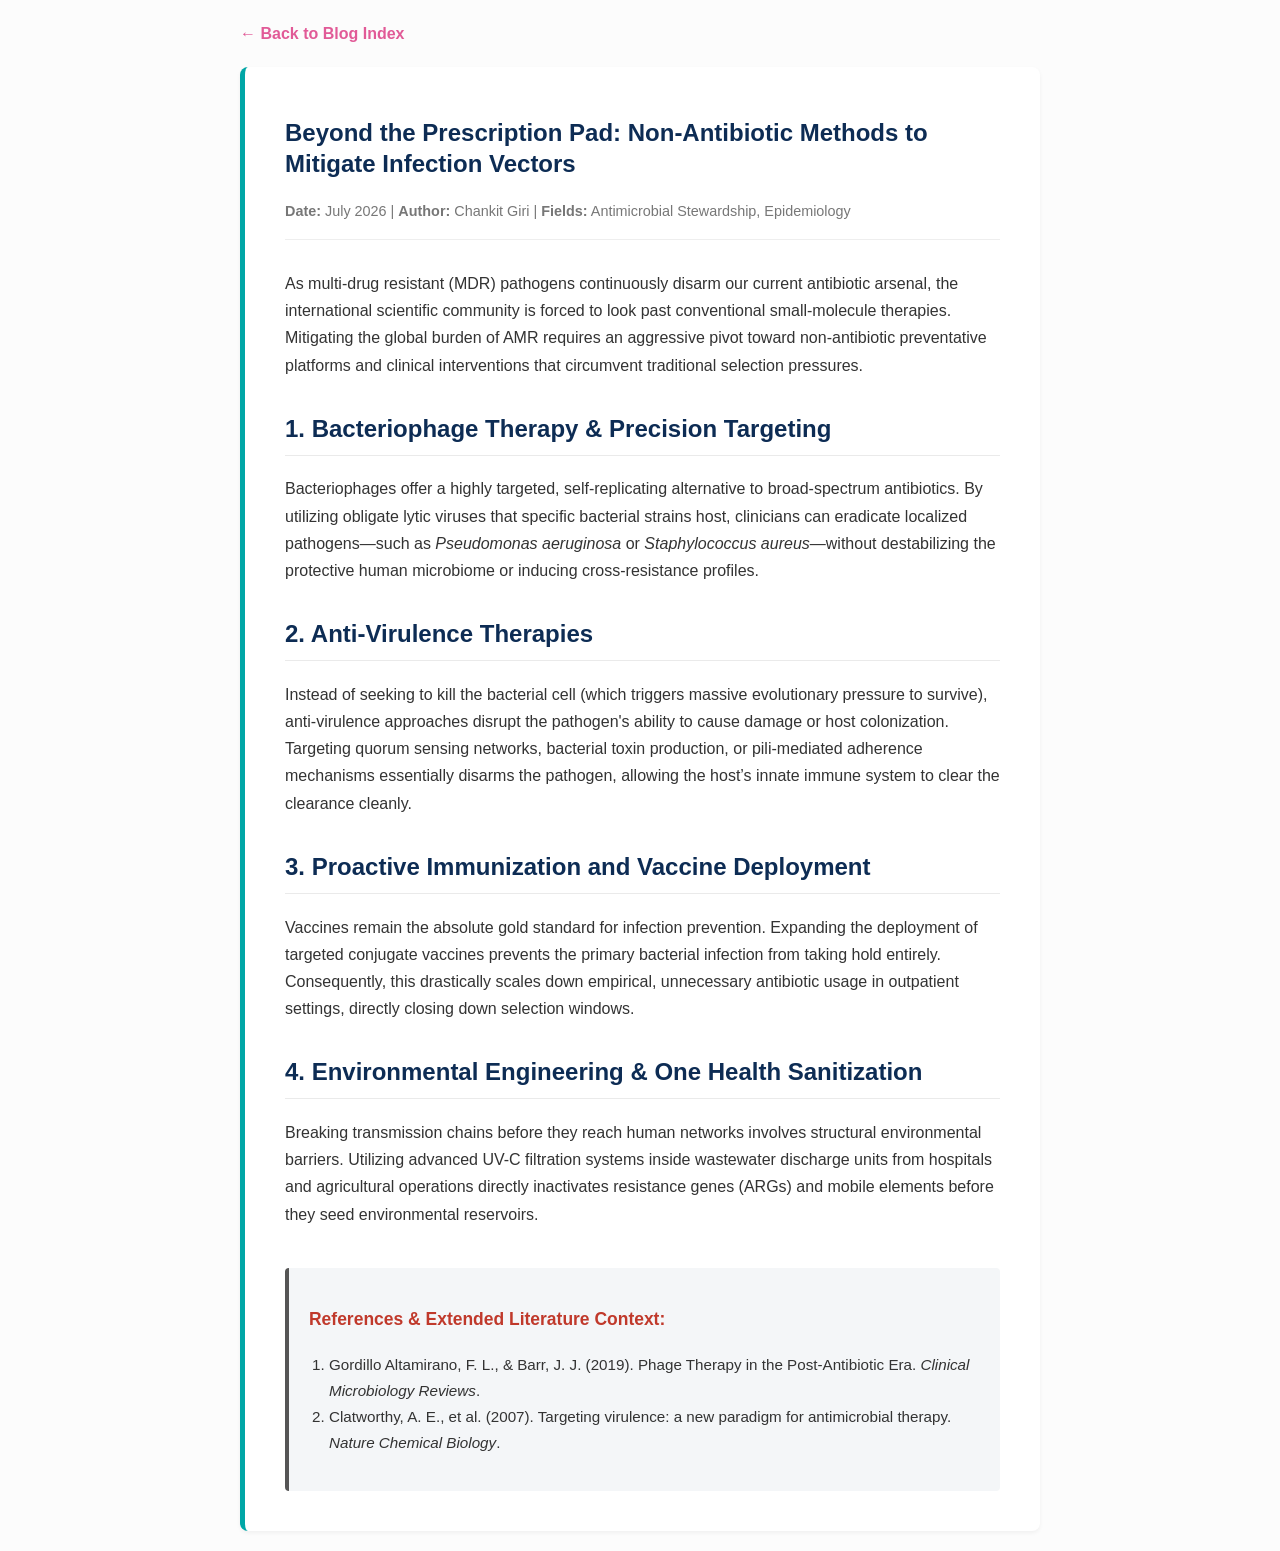
<file: post-preventative-methods.html>
<!DOCTYPE html>
<html lang="en">
<head>
    <meta charset="UTF-8">
    <meta name="viewport" content="width=device-width, initial-scale=1.0">
    <title>Non-Antibiotic Infection Prevention | Chankit Research</title>
    <style>
        body { font-family: 'Segoe UI', Tahoma, Geneva, Verdana, sans-serif; line-height: 1.7; color: #333; max-width: 800px; margin: 0 auto; padding: 20px; background-color: #fcfcfc; }
        .back-nav { margin-bottom: 20px; }
        .back-nav a { color: #e15a97; text-decoration: none; font-weight: bold; }
        article { background: white; padding: 40px; border-radius: 8px; box-shadow: 0 2px 4px rgba(0,0,0,0.05); border-left: 5px solid #00a6a6; }
        h1 { color: #0d2c54; line-height: 1.3; margin-top: 10px; }
        .meta { color: #777; font-size: 0.9em; margin-bottom: 30px; border-bottom: 1px solid #eee; padding-bottom: 15px; }
        h2 { color: #0d2c54; margin-top: 30px; border-bottom: 1px solid #eaeaea; padding-bottom: 5px; }
        h3 { color: #c0392b; font-size: 1.15em; }
        .citation { background: #f4f6f8; padding: 20px; border-left: 4px solid #555; font-size: 0.95em; margin-top: 40px; border-radius: 4px; }
        .citation ol { padding-left: 20px; }
    </style>
</head>
<body>

    <div class="back-nav"><a href="blog.html">← Back to Blog Index</a></div>

    <article>
        <h1>Beyond the Prescription Pad: Non-Antibiotic Methods to Mitigate Infection Vectors</h1>
        <div class="meta"><strong>Date:</strong> July 2026 | <strong>Author:</strong> Chankit Giri | <strong>Fields:</strong> Antimicrobial Stewardship, Epidemiology</div>

        <p>As multi-drug resistant (MDR) pathogens continuously disarm our current antibiotic arsenal, the international scientific community is forced to look past conventional small-molecule therapies. Mitigating the global burden of AMR requires an aggressive pivot toward non-antibiotic preventative platforms and clinical interventions that circumvent traditional selection pressures.</p>

        <h2>1. Bacteriophage Therapy & Precision Targeting</h2>
        <p>Bacteriophages offer a highly targeted, self-replicating alternative to broad-spectrum antibiotics. By utilizing obligate lytic viruses that specific bacterial strains host, clinicians can eradicate localized pathogens—such as <em>Pseudomonas aeruginosa</em> or <em>Staphylococcus aureus</em>—without destabilizing the protective human microbiome or inducing cross-resistance profiles.</p>

        <h2>2. Anti-Virulence Therapies</h2>
        <p>Instead of seeking to kill the bacterial cell (which triggers massive evolutionary pressure to survive), anti-virulence approaches disrupt the pathogen's ability to cause damage or host colonization. Targeting quorum sensing networks, bacterial toxin production, or pili-mediated adherence mechanisms essentially disarms the pathogen, allowing the host’s innate immune system to clear the clearance cleanly.</p>

        <h2>3. Proactive Immunization and Vaccine Deployment</h2>
        <p>Vaccines remain the absolute gold standard for infection prevention. Expanding the deployment of targeted conjugate vaccines prevents the primary bacterial infection from taking hold entirely. Consequently, this drastically scales down empirical, unnecessary antibiotic usage in outpatient settings, directly closing down selection windows.</p>

        <h2>4. Environmental Engineering & One Health Sanitization</h2>
        <p>Breaking transmission chains before they reach human networks involves structural environmental barriers. Utilizing advanced UV-C filtration systems inside wastewater discharge units from hospitals and agricultural operations directly inactivates resistance genes (ARGs) and mobile elements before they seed environmental reservoirs.</p>

        <div class="citation">
            <h3>References & Extended Literature Context:</h3>
            <ol>
                <li>Gordillo Altamirano, F. L., & Barr, J. J. (2019). Phage Therapy in the Post-Antibiotic Era. <em>Clinical Microbiology Reviews</em>.</li>
                <li>Clatworthy, A. E., et al. (2007). Targeting virulence: a new paradigm for antimicrobial therapy. <em>Nature Chemical Biology</em>.</li>
            </ol>
        </div>
    </article>

</body>
</html>
</file>
